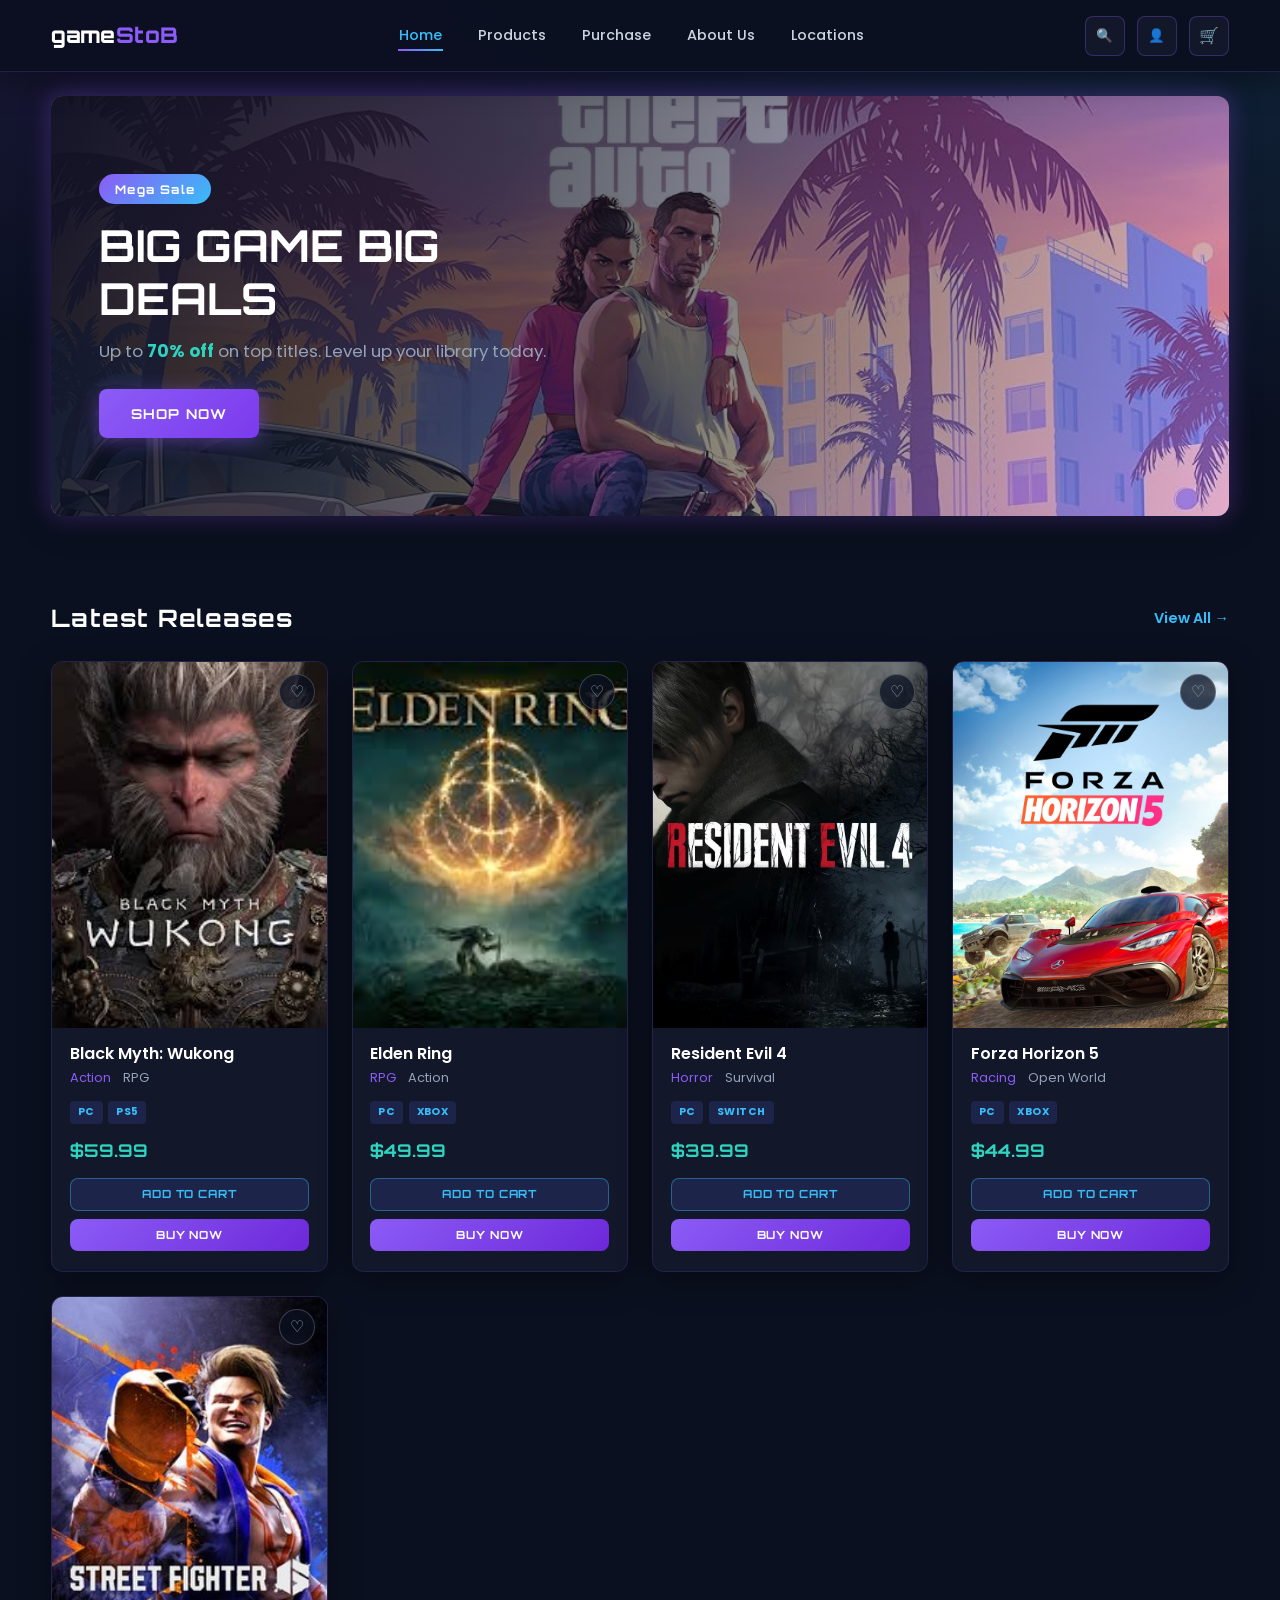
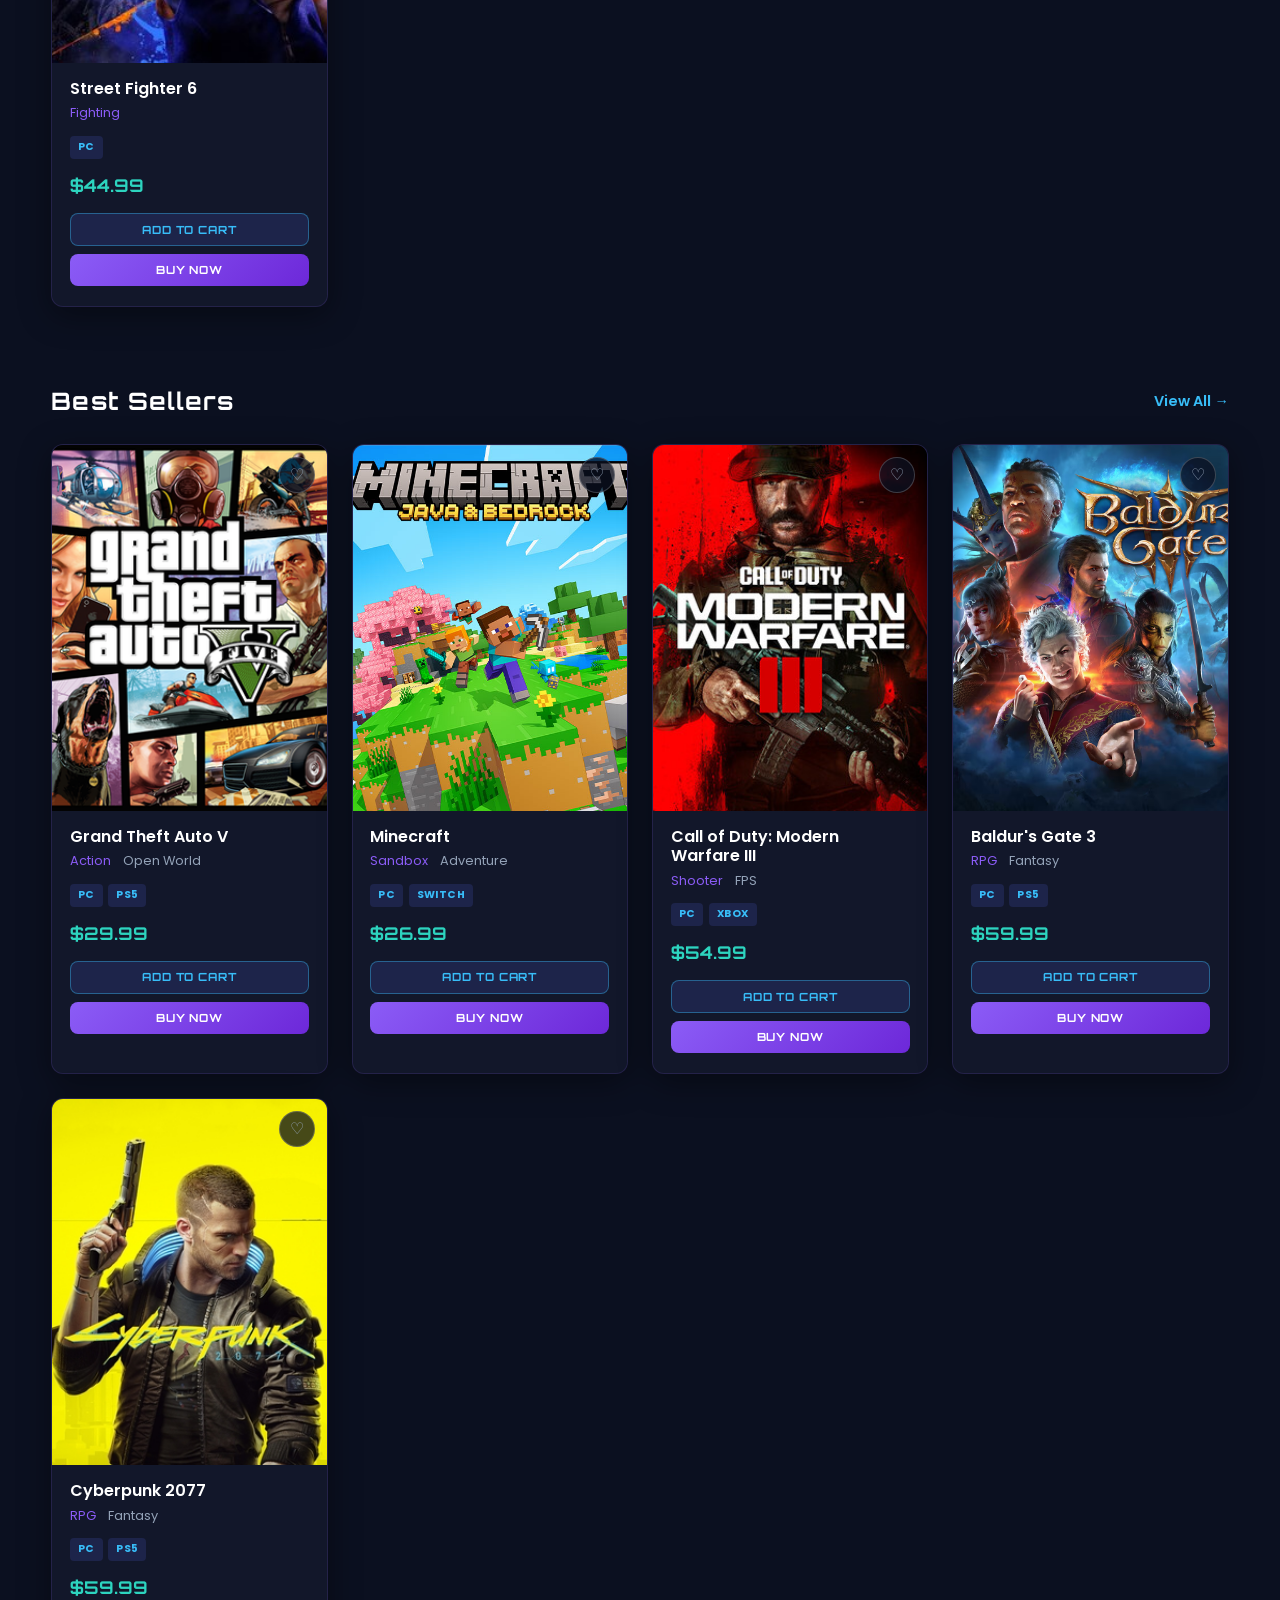
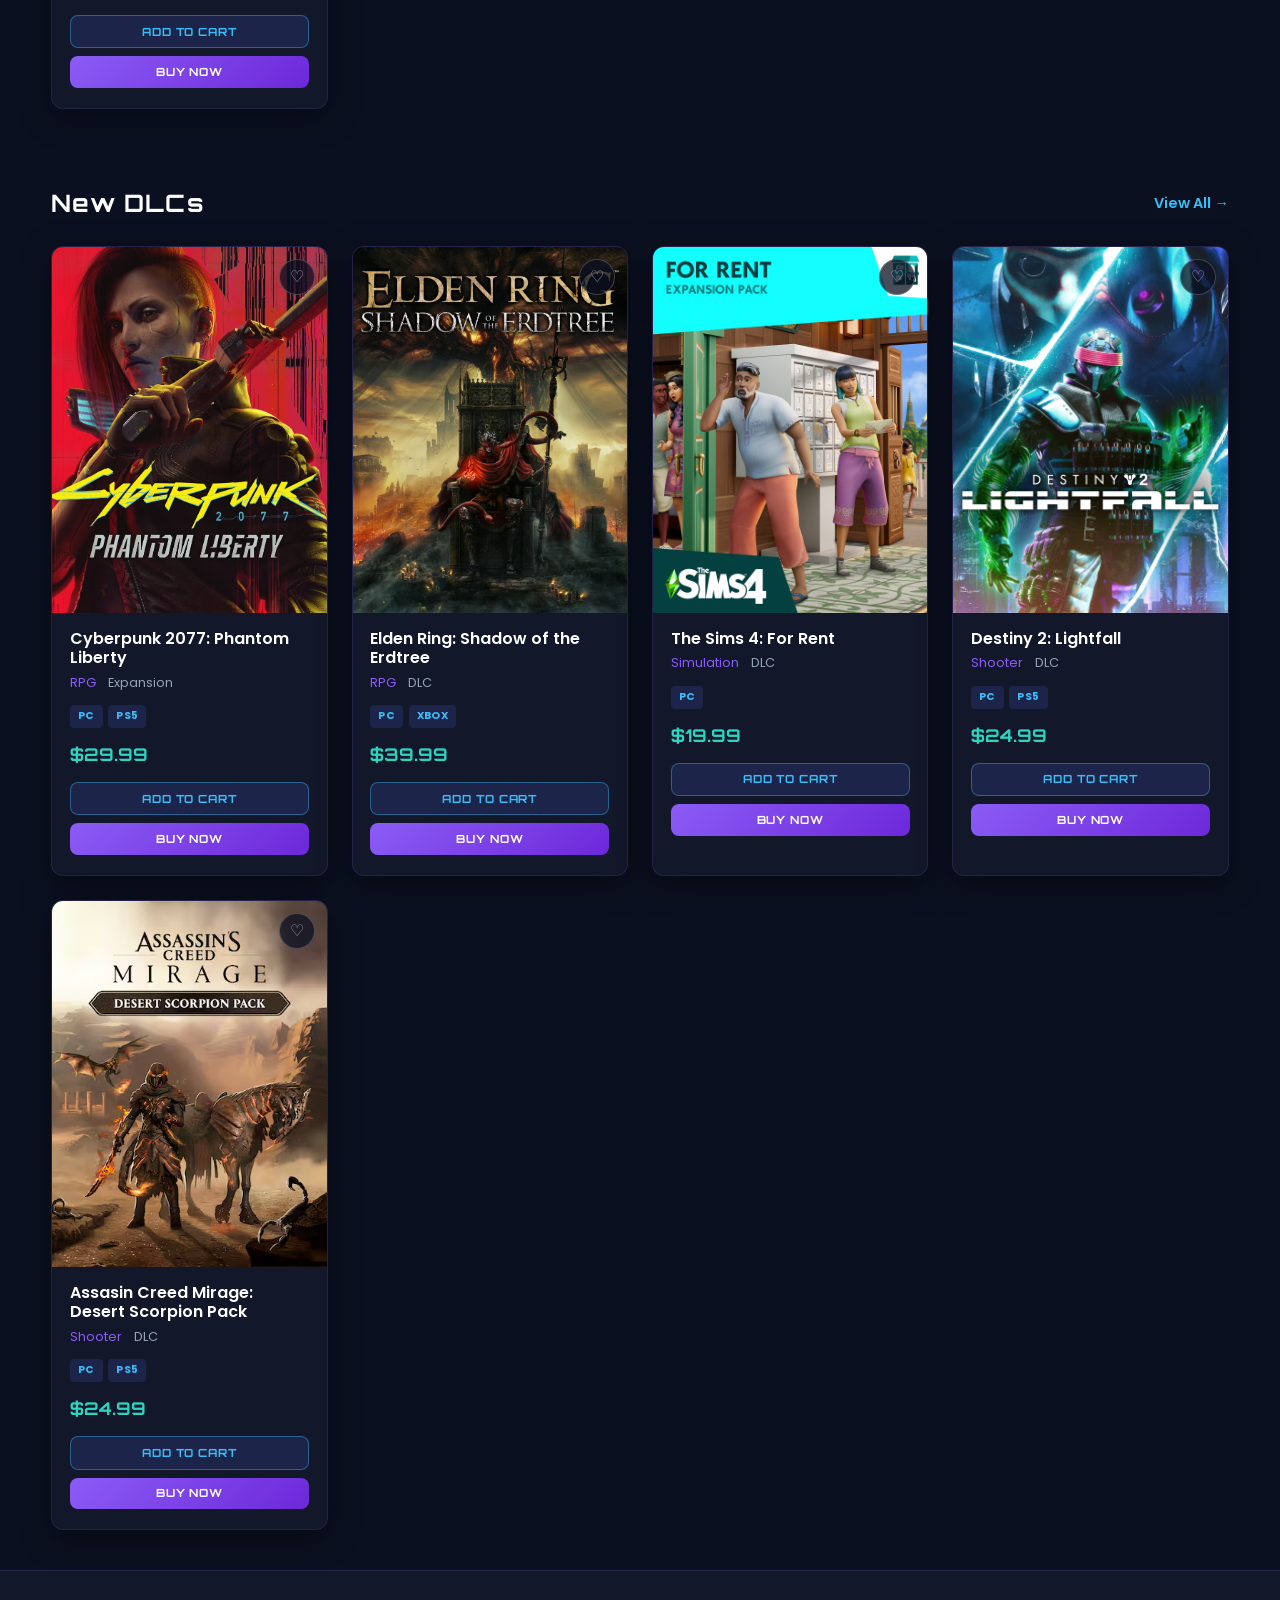
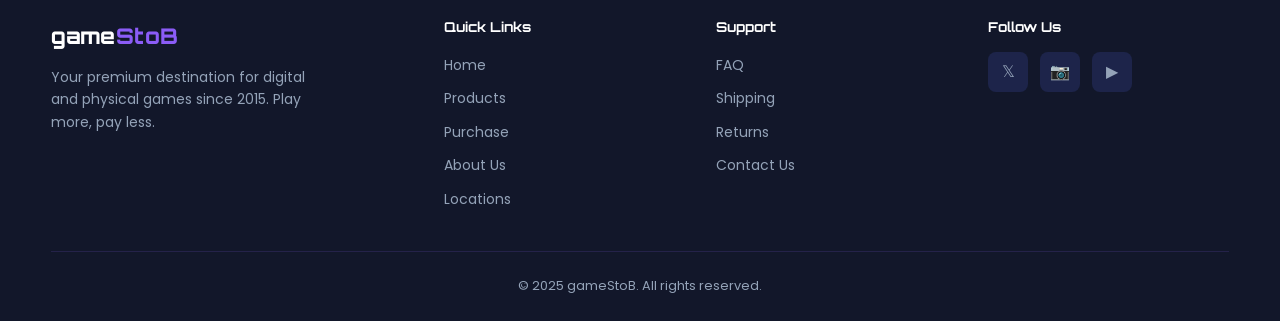
<file: index.html>
<!DOCTYPE html>
<html lang="en">
<head>
  <meta charset="UTF-8">
  <meta name="viewport" content="width=device-width, initial-scale=1.0">
  <meta name="description" content="gameStoB — Premium gaming marketplace. Latest releases, best sellers, and DLCs.">
  <title>gameStoB | Home — Premium Gaming Marketplace</title>
  <link rel="stylesheet" href="css/style.css">
</head>
<body>
  <header class="site-header">
    <div class="container header-inner">
      <a href="index.html" class="logo">game<span>StoB</span></a>
      <nav class="main-nav" id="main-nav" aria-label="Main navigation">
        <a href="index.html">Home</a>
        <a href="pages/products.html">Products</a>
        <a href="pages/purchase.html">Purchase</a>
        <a href="pages/about.html">About Us</a>
        <a href="pages/locations.html">Locations</a>
      </nav>
      <div class="header-actions">
        <button type="button" class="icon-btn" aria-label="Search">🔍</button>
        <button type="button" class="icon-btn" aria-label="Account">👤</button>
        <a href="pages/purchase.html" class="icon-btn cart-badge" aria-label="Cart">🛒</a>
        <button type="button" class="nav-toggle" aria-label="Toggle menu" aria-expanded="false" aria-controls="main-nav">
          <span></span><span></span><span></span>
        </button>
      </div>
    </div>
  </header>

  <main>
    <div class="container">
      <section class="hero" aria-label="Featured promotion">
        <img src="assets\images\gtaVIGede.jpg" alt="Neon gaming environment with futuristic character" class="hero-bg" width="1200" height="500">
        <div class="hero-overlay"></div>
        <div class="hero-content">
          <span class="hero-badge">Mega Sale</span>
          <h1>Big Game Big Deals</h1>
          <p>Up to <strong>70% off</strong> on top titles. Level up your library today.</p>
          <a href="pages/products.html" class="btn btn-primary">Shop Now</a>
        </div>
      </section>

      <section class="section" aria-labelledby="latest-heading">
        <div class="section-header">
          <h2 id="latest-heading">Latest Releases</h2>
          <a href="pages/products.html" class="view-all">View All →</a>
        </div>
        <div class="game-grid">
          <article class="game-card" data-id="black-myth-wukong" data-price="59.99">
            <div class="game-card-image">
              <img src="assets\images\blackWukong.jpg"  width="400" height="500">
              <button type="button" class="wishlist-btn" aria-label="Add to wishlist">♡</button>
            </div>
            <div class="game-card-body">
              <h3>Black Myth: Wukong</h3>
              <div class="game-meta"><span class="genre">Action</span><span>RPG</span></div>
              <div class="platform-badges"><span class="platform-badge">PC</span><span class="platform-badge">PS5</span></div>
              <p class="game-price">$59.99</p>
            </div>
          </article>
          <article class="game-card" data-id="elden-ring" data-price="49.99">
            <div class="game-card-image">
              <img src="assets\images\eldenRing.jpg"  width="400" height="500">
              <button type="button" class="wishlist-btn" aria-label="Add to wishlist">♡</button>
            </div>
            <div class="game-card-body">
              <h3>Elden Ring</h3>
              <div class="game-meta"><span class="genre">RPG</span><span>Action</span></div>
              <div class="platform-badges"><span class="platform-badge">PC</span><span class="platform-badge">Xbox</span></div>
              <p class="game-price">$49.99</p>
            </div>
          </article>
          <article class="game-card" data-id="resident-evil-4" data-price="39.99">
            <div class="game-card-image">
              <img src="assets\images\residentEvil4.avif"  width="400" height="500">
              <button type="button" class="wishlist-btn" aria-label="Add to wishlist">♡</button>
            </div>
            <div class="game-card-body">
              <h3>Resident Evil 4</h3>
              <div class="game-meta"><span class="genre">Horror</span><span>Survival</span></div>
              <div class="platform-badges"><span class="platform-badge">PC</span><span class="platform-badge">Switch</span></div>
              <p class="game-price">$39.99</p>
            </div>
          </article>
          <article class="game-card" data-id="forza-horizon-5" data-price="44.99">
            <div class="game-card-image">
              <img src="assets\images\forza5.9ac09d39-064d-466c-81ca-2f1b6f0b95c5"  width="400" height="500">
              <button type="button" class="wishlist-btn" aria-label="Add to wishlist">♡</button>
            </div>
            <div class="game-card-body">
              <h3>Forza Horizon 5</h3>
              <div class="game-meta"><span class="genre">Racing</span><span>Open World</span></div>
              <div class="platform-badges"><span class="platform-badge">PC</span><span class="platform-badge">Xbox</span></div>
              <p class="game-price">$44.99</p>
            </div>
          </article>
          </article>
          <article class="game-card" data-id="street-fighter-6" data-price="44.99">
            <div class="game-card-image">
              <img src="assets\images\streetFighter.jpg"  width="400" height="500">
              <button type="button" class="wishlist-btn" aria-label="Add to wishlist">♡</button>
            </div>
            <div class="game-card-body">
              <h3>Street Fighter 6</h3>
              <div class="game-meta"><span class="genre">Fighting</span></div>
              <div class="platform-badges"><span class="platform-badge">PC</span></div>
              <p class="game-price">$44.99</p>
            </div>
          </article>
        </div>
      </section>

      <section class="section" aria-labelledby="bestsellers-heading">
        <div class="section-header">
          <h2 id="bestsellers-heading">Best Sellers</h2>
          <a href="pages/products.html" class="view-all">View All →</a>
        </div>
        <div class="game-grid">
          <article class="game-card" data-id="grand-theft-auto-v" data-price="29.99">
            <div class="game-card-image">
              <img src="assets\images\gtaV.png"  width="400" height="500">
              <button type="button" class="wishlist-btn" aria-label="Add to wishlist">♡</button>
            </div>
            <div class="game-card-body">
              <h3>Grand Theft Auto V</h3>
              <div class="game-meta"><span class="genre">Action</span><span>Open World</span></div>
              <div class="platform-badges"><span class="platform-badge">PC</span><span class="platform-badge">PS5</span></div>
              <p class="game-price">$29.99</p>
            </div>
          </article>
          <article class="game-card" data-id="minecraft" data-price="26.99">
            <div class="game-card-image">
              <img src="assets\images\minecraft.jpg" width="400" height="500">
              <button type="button" class="wishlist-btn" aria-label="Add to wishlist">♡</button>
            </div>
            <div class="game-card-body">
              <h3>Minecraft</h3>
              <div class="game-meta"><span class="genre">Sandbox</span><span>Adventure</span></div>
              <div class="platform-badges"><span class="platform-badge">PC</span><span class="platform-badge">Switch</span></div>
              <p class="game-price">$26.99</p>
            </div>
          </article>
          <article class="game-card" data-id="call-of-duty-modern-warfare-iii" data-price="54.99">
            <div class="game-card-image">
              <img src="assets\images\codiii.jpg" alt="Call of Duty: Modern Warfare III cover" width="400" height="500">
              <button type="button" class="wishlist-btn" aria-label="Add to wishlist">♡</button>
            </div>
            <div class="game-card-body">
              <h3>Call of Duty: Modern Warfare III</h3>
              <div class="game-meta"><span class="genre">Shooter</span><span>FPS</span></div>
              <div class="platform-badges"><span class="platform-badge">PC</span><span class="platform-badge">Xbox</span></div>
              <p class="game-price">$54.99</p>
            </div>
          </article>
          <article class="game-card" data-id="baldurs-gate-3" data-price="59.99">
            <div class="game-card-image">
              <img src="assets\images\baldurs.avif"  width="400" height="500">
              <button type="button" class="wishlist-btn" aria-label="Add to wishlist">♡</button>
            </div>
            <div class="game-card-body">
              <h3>Baldur's Gate 3</h3>
              <div class="game-meta"><span class="genre">RPG</span><span>Fantasy</span></div>
              <div class="platform-badges"><span class="platform-badge">PC</span><span class="platform-badge">PS5</span></div>
              <p class="game-price">$59.99</p>
            </div>
          </article>
          <article class="game-card" data-id="cyberpunk-2077" data-price="59.99">
            <div class="game-card-image">
              <img src="assets\images\cyberpunk.jpg"  width="400" height="500">
              <button type="button" class="wishlist-btn" aria-label="Add to wishlist">♡</button>
            </div>
            <div class="game-card-body">
              <h3>Cyberpunk 2077</h3>
              <div class="game-meta"><span class="genre">RPG</span><span>Fantasy</span></div>
              <div class="platform-badges"><span class="platform-badge">PC</span><span class="platform-badge">PS5</span></div>
              <p class="game-price">$59.99</p>
            </div>
          </article>
        </div>
      </section>

      <section class="section" aria-labelledby="dlc-heading">
        <div class="section-header">
          <h2 id="dlc-heading">New DLCs</h2>
          <a href="pages/products.html" class="view-all">View All →</a>
        </div>
        <div class="game-grid">
          <article class="game-card" data-id="cyberpunk-2077-phantom-liberty" data-price="29.99">
            <div class="game-card-image">
              <img src="assets\images\cyberpunkDLC.avif"  width="400" height="500">
              <button type="button" class="wishlist-btn" aria-label="Add to wishlist">♡</button>
            </div>
            <div class="game-card-body">
              <h3>Cyberpunk 2077: Phantom Liberty</h3>
              <div class="game-meta"><span class="genre">RPG</span><span>Expansion</span></div>
              <div class="platform-badges"><span class="platform-badge">PC</span><span class="platform-badge">PS5</span></div>
              <p class="game-price">$29.99</p>
            </div>
          </article>
          <article class="game-card" data-id="elden-ring-shadow-of-the-erdtree" data-price="39.99">
            <div class="game-card-image">
              <img src="assets\images\eldenRingDLC.avif"  width="400" height="500">
              <button type="button" class="wishlist-btn" aria-label="Add to wishlist">♡</button>
            </div>
            <div class="game-card-body">
              <h3>Elden Ring: Shadow of the Erdtree</h3>
              <div class="game-meta"><span class="genre">RPG</span><span>DLC</span></div>
              <div class="platform-badges"><span class="platform-badge">PC</span><span class="platform-badge">Xbox</span></div>
              <p class="game-price">$39.99</p>
            </div>
          </article>
          <article class="game-card" data-id="the-sims-4-for-rent" data-price="19.99">
            <div class="game-card-image">
              <img src="assets\images\thesimsDLC.jpg"  width="400" height="500">
              <button type="button" class="wishlist-btn" aria-label="Add to wishlist">♡</button>
            </div>
            <div class="game-card-body">
              <h3>The Sims 4: For Rent</h3>
              <div class="game-meta"><span class="genre">Simulation</span><span>DLC</span></div>
              <div class="platform-badges"><span class="platform-badge">PC</span></div>
              <p class="game-price">$19.99</p>
            </div>
          </article>
          <article class="game-card" data-id="destiny-2-lightfall" data-price="24.99">
            <div class="game-card-image">
              <img src="assets\images\destiny2DLC.png"  width="400" height="500">
              <button type="button" class="wishlist-btn" aria-label="Add to wishlist">♡</button>
            </div>
            <div class="game-card-body">
              <h3>Destiny 2: Lightfall</h3>
              <div class="game-meta"><span class="genre">Shooter</span><span>DLC</span></div>
              <div class="platform-badges"><span class="platform-badge">PC</span><span class="platform-badge">PS5</span></div>
              <p class="game-price">$24.99</p>
            </div>
          </article>
          <article class="game-card" data-id="assasin-creed-mirage-desert-scorpion-pack" data-price="24.99">
            <div class="game-card-image">
              <img src="assets\images\AssasinCreedDLC.avif"  width="400" height="500">
              <button type="button" class="wishlist-btn" aria-label="Add to wishlist">♡</button>
            </div>
            <div class="game-card-body">
              <h3>Assasin Creed Mirage: Desert Scorpion Pack</h3>
              <div class="game-meta"><span class="genre">Shooter</span><span>DLC</span></div>
              <div class="platform-badges"><span class="platform-badge">PC</span><span class="platform-badge">PS5</span></div>
              <p class="game-price">$24.99</p>
            </div>
          </article>
        </div>
      </section>
    </div>
  </main>

  <footer class="site-footer">
    <div class="container">
      <div class="footer-grid">
        <div class="footer-brand">
          <a href="index.html" class="logo">game<span>StoB</span></a>
          <p>Your premium destination for digital and physical games since 2015. Play more, pay less.</p>
        </div>
        <div class="footer-col">
          <h4>Quick Links</h4>
          <ul>
            <li><a href="index.html">Home</a></li>
            <li><a href="pages/products.html">Products</a></li>
            <li><a href="pages/purchase.html">Purchase</a></li>
            <li><a href="pages/about.html">About Us</a></li>
            <li><a href="pages/locations.html">Locations</a></li>
          </ul>
        </div>
        <div class="footer-col">
          <h4>Support</h4>
          <ul>
            <li><a href="#">FAQ</a></li>
            <li><a href="#">Shipping</a></li>
            <li><a href="#">Returns</a></li>
            <li><a href="#">Contact Us</a></li>
          </ul>
        </div>
        <div class="footer-col">
          <h4>Follow Us</h4>
          <div class="social-links">
            <a href="#" aria-label="Twitter">𝕏</a>
            <a href="#" aria-label="Instagram">📷</a>
            <a href="#" aria-label="YouTube">▶</a>
          </div>
        </div>
      </div>
      <div class="footer-bottom">
        <p>&copy; 2025 gameStoB. All rights reserved.</p>
      </div>
    </div>
  </footer>

  <script src="js/script.js"></script>
</body>
</html>
</file>
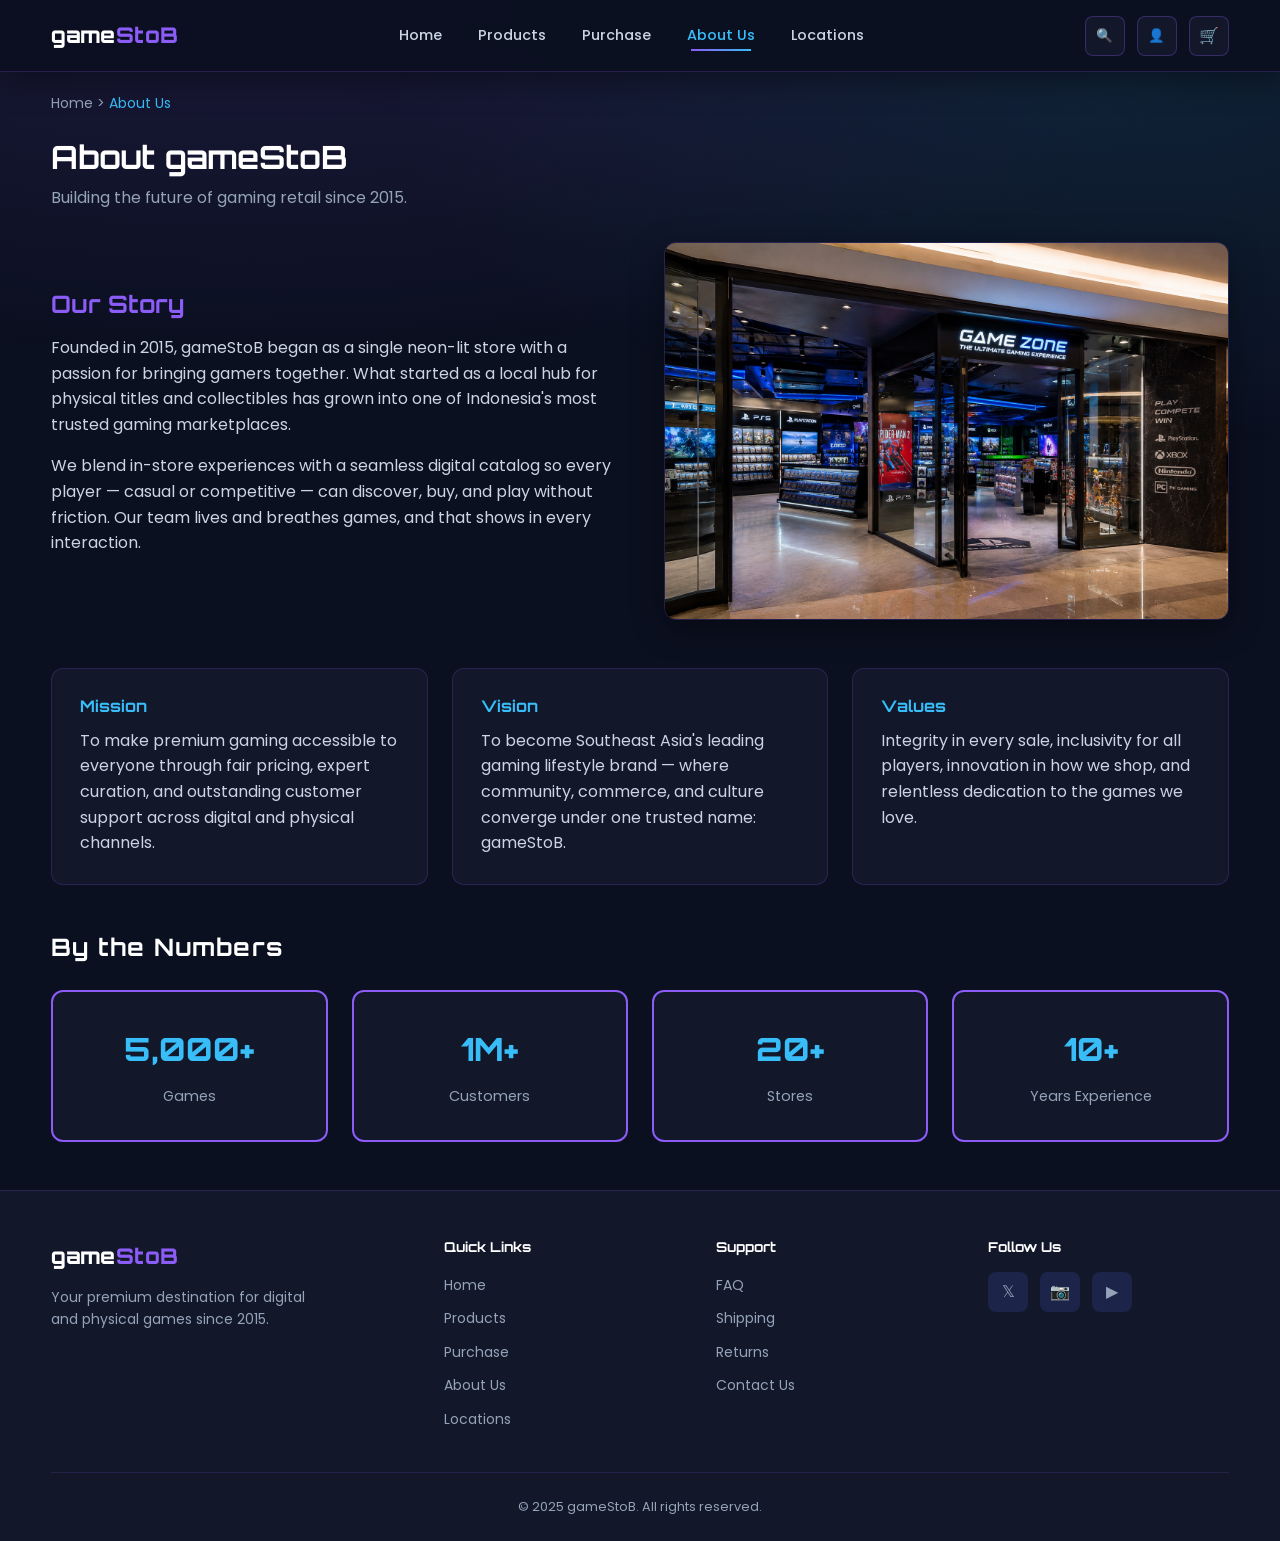
<file: pages/about.html>
<!DOCTYPE html>
<html lang="en">
<head>
  <meta charset="UTF-8">
  <meta name="viewport" content="width=device-width, initial-scale=1.0">
  <meta name="description" content="Learn about gameStoB — our story, mission, vision, and impact.">
  <title>gameStoB | About Us</title>
  <link rel="stylesheet" href="../css/style.css">
</head>
<body>
  <header class="site-header">
    <div class="container header-inner">
      <a href="../index.html" class="logo">game<span>StoB</span></a>
      <nav class="main-nav" id="main-nav" aria-label="Main navigation">
        <a href="../index.html">Home</a>
        <a href="products.html">Products</a>
        <a href="purchase.html">Purchase</a>
        <a href="about.html">About Us</a>
        <a href="locations.html">Locations</a>
      </nav>
      <div class="header-actions">
        <button type="button" class="icon-btn" aria-label="Search">🔍</button>
        <button type="button" class="icon-btn" aria-label="Account">👤</button>
        <a href="purchase.html" class="icon-btn cart-badge" aria-label="Cart">🛒</a>
        <button type="button" class="nav-toggle" aria-label="Toggle menu" aria-expanded="false" aria-controls="main-nav">
          <span></span><span></span><span></span>
        </button>
      </div>
    </div>
  </header>

  <main>
    <div class="container">
      <nav class="breadcrumbs" aria-label="Breadcrumb">
        <a href="../index.html">Home</a> &gt; <span>About Us</span>
      </nav>

      <div class="page-title">
        <h1>About gameStoB</h1>
        <p>Building the future of gaming retail since 2015.</p>
      </div>

      <section class="about-grid" aria-labelledby="story-heading">
        <div class="about-text">
          <h2 id="story-heading">Our Story</h2>
          <p>Founded in 2015, gameStoB began as a single neon-lit store with a passion for bringing gamers together. What started as a local hub for physical titles and collectibles has grown into one of Indonesia's most trusted gaming marketplaces.</p>
          <p>We blend in-store experiences with a seamless digital catalog so every player — casual or competitive — can discover, buy, and play without friction. Our team lives and breathes games, and that shows in every interaction.</p>
        </div>
        <img src="../assets\images\tokogameGenerateAI.png" width="600" height="400">
      </section>

      <section class="mvv-grid" aria-label="Mission, vision, values">
        <article class="mvv-card">
          <h3>Mission</h3>
          <p>To make premium gaming accessible to everyone through fair pricing, expert curation, and outstanding customer support across digital and physical channels.</p>
        </article>
        <article class="mvv-card">
          <h3>Vision</h3>
          <p>To become Southeast Asia's leading gaming lifestyle brand — where community, commerce, and culture converge under one trusted name: gameStoB.</p>
        </article>
        <article class="mvv-card">
          <h3>Values</h3>
          <p>Integrity in every sale, inclusivity for all players, innovation in how we shop, and relentless dedication to the games we love.</p>
        </article>
      </section>

      <section aria-labelledby="stats-heading">
        <div class="section-header">
          <h2 id="stats-heading">By the Numbers</h2>
        </div>
        <div class="stats-grid">
          <div class="stat-card">
            <span class="number">5,000+</span>
            <span class="label">Games</span>
          </div>
          <div class="stat-card">
            <span class="number">1M+</span>
            <span class="label">Customers</span>
          </div>
          <div class="stat-card">
            <span class="number">20+</span>
            <span class="label">Stores</span>
          </div>
          <div class="stat-card">
            <span class="number">10+</span>
            <span class="label">Years Experience</span>
          </div>
        </div>
      </section>
    </div>
  </main>

  <footer class="site-footer">
    <div class="container">
      <div class="footer-grid">
        <div class="footer-brand">
          <a href="../index.html" class="logo">game<span>StoB</span></a>
          <p>Your premium destination for digital and physical games since 2015.</p>
        </div>
        <div class="footer-col">
          <h4>Quick Links</h4>
          <ul>
            <li><a href="../index.html">Home</a></li>
            <li><a href="products.html">Products</a></li>
            <li><a href="purchase.html">Purchase</a></li>
            <li><a href="about.html">About Us</a></li>
            <li><a href="locations.html">Locations</a></li>
          </ul>
        </div>
        <div class="footer-col">
          <h4>Support</h4>
          <ul>
            <li><a href="#">FAQ</a></li>
            <li><a href="#">Shipping</a></li>
            <li><a href="#">Returns</a></li>
            <li><a href="#">Contact Us</a></li>
          </ul>
        </div>
        <div class="footer-col">
          <h4>Follow Us</h4>
          <div class="social-links">
            <a href="#" aria-label="Twitter">𝕏</a>
            <a href="#" aria-label="Instagram">📷</a>
            <a href="#" aria-label="YouTube">▶</a>
          </div>
        </div>
      </div>
      <div class="footer-bottom">
        <p>&copy; 2025 gameStoB. All rights reserved.</p>
      </div>
    </div>
  </footer>

  <script src="../js/script.js"></script>
</body>
</html>
</file>
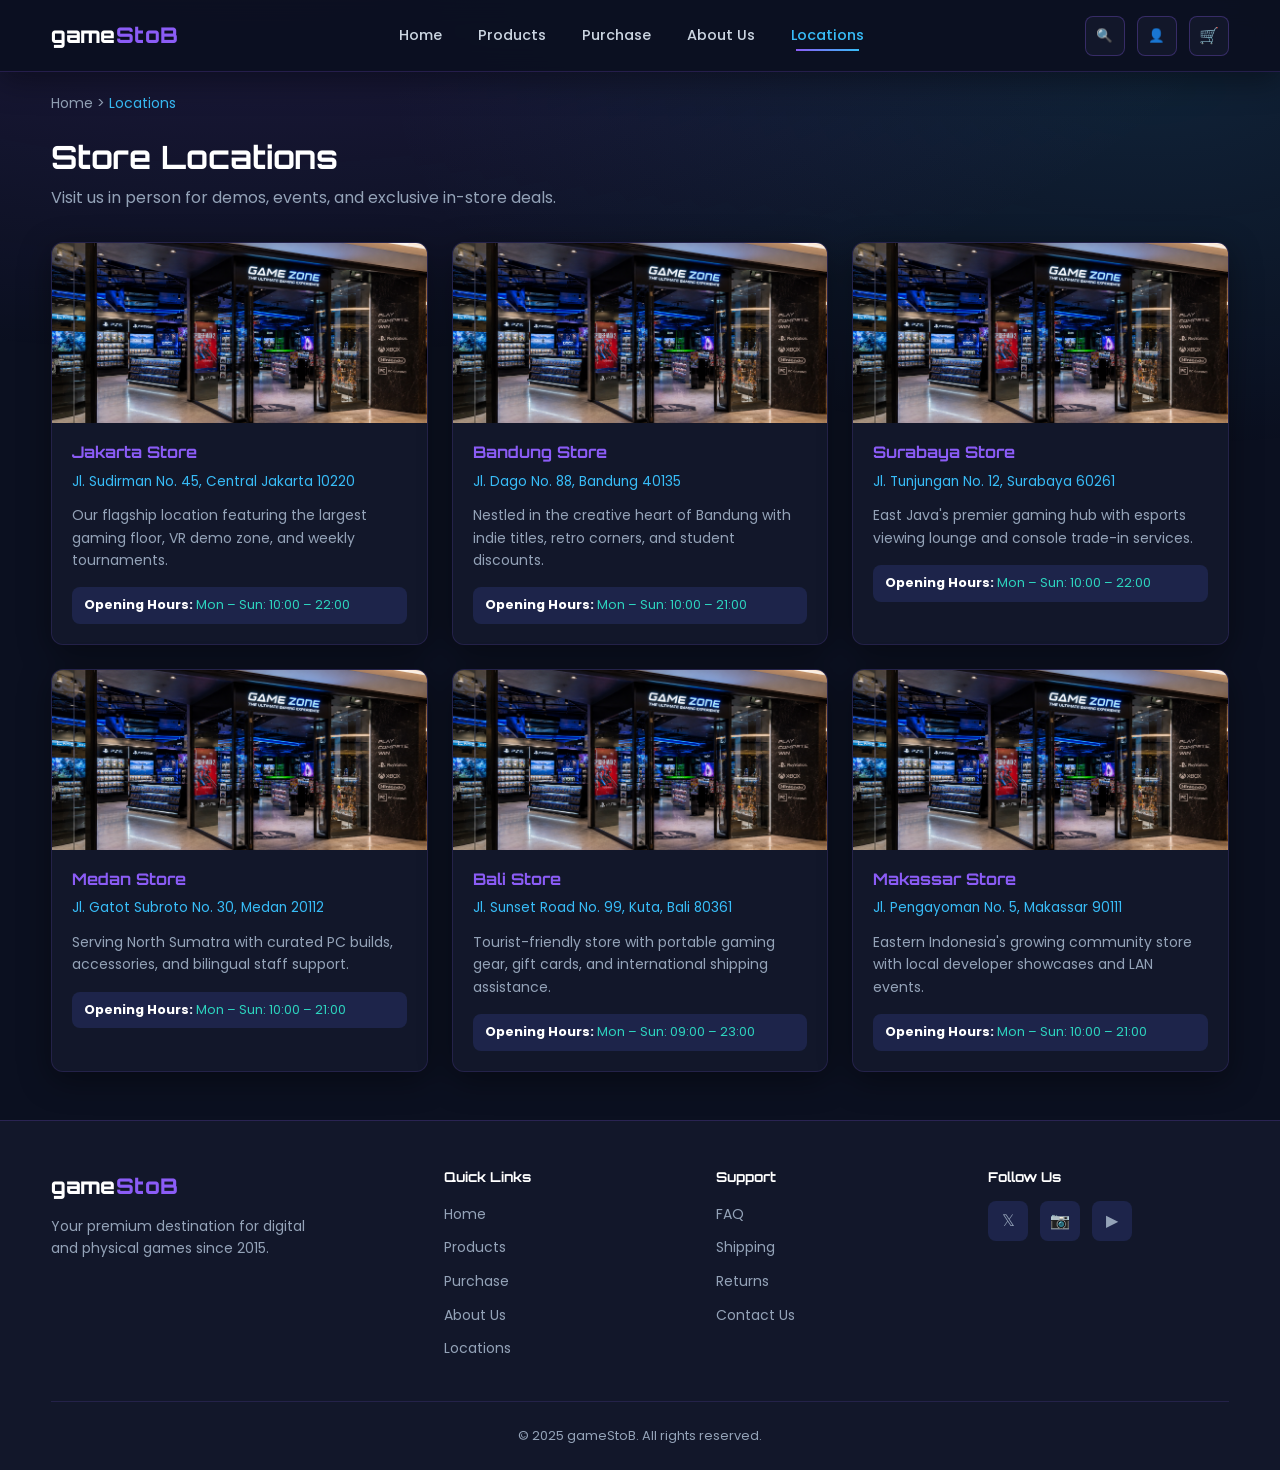
<file: pages/locations.html>
<!DOCTYPE html>
<html lang="en">
<head>
  <meta charset="UTF-8">
  <meta name="viewport" content="width=device-width, initial-scale=1.0">
  <meta name="description" content="Find gameStoB stores across Indonesia — Jakarta, Bandung, Surabaya, and more.">
  <title>gameStoB | Locations</title>
  <link rel="stylesheet" href="../css/style.css">
</head>
<body>
  <header class="site-header">
    <div class="container header-inner">
      <a href="../index.html" class="logo">game<span>StoB</span></a>
      <nav class="main-nav" id="main-nav" aria-label="Main navigation">
        <a href="../index.html">Home</a>
        <a href="products.html">Products</a>
        <a href="purchase.html">Purchase</a>
        <a href="about.html">About Us</a>
        <a href="locations.html">Locations</a>
      </nav>
      <div class="header-actions">
        <button type="button" class="icon-btn" aria-label="Search">🔍</button>
        <button type="button" class="icon-btn" aria-label="Account">👤</button>
        <a href="purchase.html" class="icon-btn cart-badge" aria-label="Cart">🛒</a>
        <button type="button" class="nav-toggle" aria-label="Toggle menu" aria-expanded="false" aria-controls="main-nav">
          <span></span><span></span><span></span>
        </button>
      </div>
    </div>
  </header>

  <main>
    <div class="container">
      <nav class="breadcrumbs" aria-label="Breadcrumb">
        <a href="../index.html">Home</a> &gt; <span>Locations</span>
      </nav>

      <div class="page-title">
        <h1>Store Locations</h1>
        <p>Visit us in person for demos, events, and exclusive in-store deals.</p>
      </div>

      <div class="locations-grid">
        <article class="store-card">
          <img src="../assets\images\tokogameGenerateAI.png" alt="Jakarta Store interior" width="400" height="180">
          <div class="store-card-body">
            <h3>Jakarta Store</h3>
            <p class="address">Jl. Sudirman No. 45, Central Jakarta 10220</p>
            <p class="description">Our flagship location featuring the largest gaming floor, VR demo zone, and weekly tournaments.</p>
            <p class="hours"><strong>Opening Hours:</strong> Mon – Sun: 10:00 – 22:00</p>
          </div>
        </article>

        <article class="store-card">
          <img src="../assets\images\tokogameGenerateAI.png" alt="Bandung Store interior" width="400" height="180">
          <div class="store-card-body">
            <h3>Bandung Store</h3>
            <p class="address">Jl. Dago No. 88, Bandung 40135</p>
            <p class="description">Nestled in the creative heart of Bandung with indie titles, retro corners, and student discounts.</p>
            <p class="hours"><strong>Opening Hours:</strong> Mon – Sun: 10:00 – 21:00</p>
          </div>
        </article>

        <article class="store-card">
          <img src="../assets\images\tokogameGenerateAI.png" alt="Surabaya Store interior" width="400" height="180">
          <div class="store-card-body">
            <h3>Surabaya Store</h3>
            <p class="address">Jl. Tunjungan No. 12, Surabaya 60261</p>
            <p class="description">East Java's premier gaming hub with esports viewing lounge and console trade-in services.</p>
            <p class="hours"><strong>Opening Hours:</strong> Mon – Sun: 10:00 – 22:00</p>
          </div>
        </article>

        <article class="store-card">
          <img src="../assets\images\tokogameGenerateAI.png" alt="Medan Store interior" width="400" height="180">
          <div class="store-card-body">
            <h3>Medan Store</h3>
            <p class="address">Jl. Gatot Subroto No. 30, Medan 20112</p>
            <p class="description">Serving North Sumatra with curated PC builds, accessories, and bilingual staff support.</p>
            <p class="hours"><strong>Opening Hours:</strong> Mon – Sun: 10:00 – 21:00</p>
          </div>
        </article>

        <article class="store-card">
          <img src="../assets\images\tokogameGenerateAI.png" alt="Bali Store interior" width="400" height="180">
          <div class="store-card-body">
            <h3>Bali Store</h3>
            <p class="address">Jl. Sunset Road No. 99, Kuta, Bali 80361</p>
            <p class="description">Tourist-friendly store with portable gaming gear, gift cards, and international shipping assistance.</p>
            <p class="hours"><strong>Opening Hours:</strong> Mon – Sun: 09:00 – 23:00</p>
          </div>
        </article>

        <article class="store-card">
          <img src="../assets\images\tokogameGenerateAI.png" alt="Makassar Store interior" width="400" height="180">
          <div class="store-card-body">
            <h3>Makassar Store</h3>
            <p class="address">Jl. Pengayoman No. 5, Makassar 90111</p>
            <p class="description">Eastern Indonesia's growing community store with local developer showcases and LAN events.</p>
            <p class="hours"><strong>Opening Hours:</strong> Mon – Sun: 10:00 – 21:00</p>
          </div>
        </article>
      </div>
    </div>
  </main>

  <footer class="site-footer">
    <div class="container">
      <div class="footer-grid">
        <div class="footer-brand">
          <a href="../index.html" class="logo">game<span>StoB</span></a>
          <p>Your premium destination for digital and physical games since 2015.</p>
        </div>
        <div class="footer-col">
          <h4>Quick Links</h4>
          <ul>
            <li><a href="../index.html">Home</a></li>
            <li><a href="products.html">Products</a></li>
            <li><a href="purchase.html">Purchase</a></li>
            <li><a href="about.html">About Us</a></li>
            <li><a href="locations.html">Locations</a></li>
          </ul>
        </div>
        <div class="footer-col">
          <h4>Support</h4>
          <ul>
            <li><a href="#">FAQ</a></li>
            <li><a href="#">Shipping</a></li>
            <li><a href="#">Returns</a></li>
            <li><a href="#">Contact Us</a></li>
          </ul>
        </div>
        <div class="footer-col">
          <h4>Follow Us</h4>
          <div class="social-links">
            <a href="#" aria-label="Twitter">𝕏</a>
            <a href="#" aria-label="Instagram">📷</a>
            <a href="#" aria-label="YouTube">▶</a>
          </div>
        </div>
      </div>
      <div class="footer-bottom">
        <p>&copy; 2025 gameStoB. All rights reserved.</p>
      </div>
    </div>
  </footer>

  <script src="../js/script.js"></script>
</body>
</html>
</file>
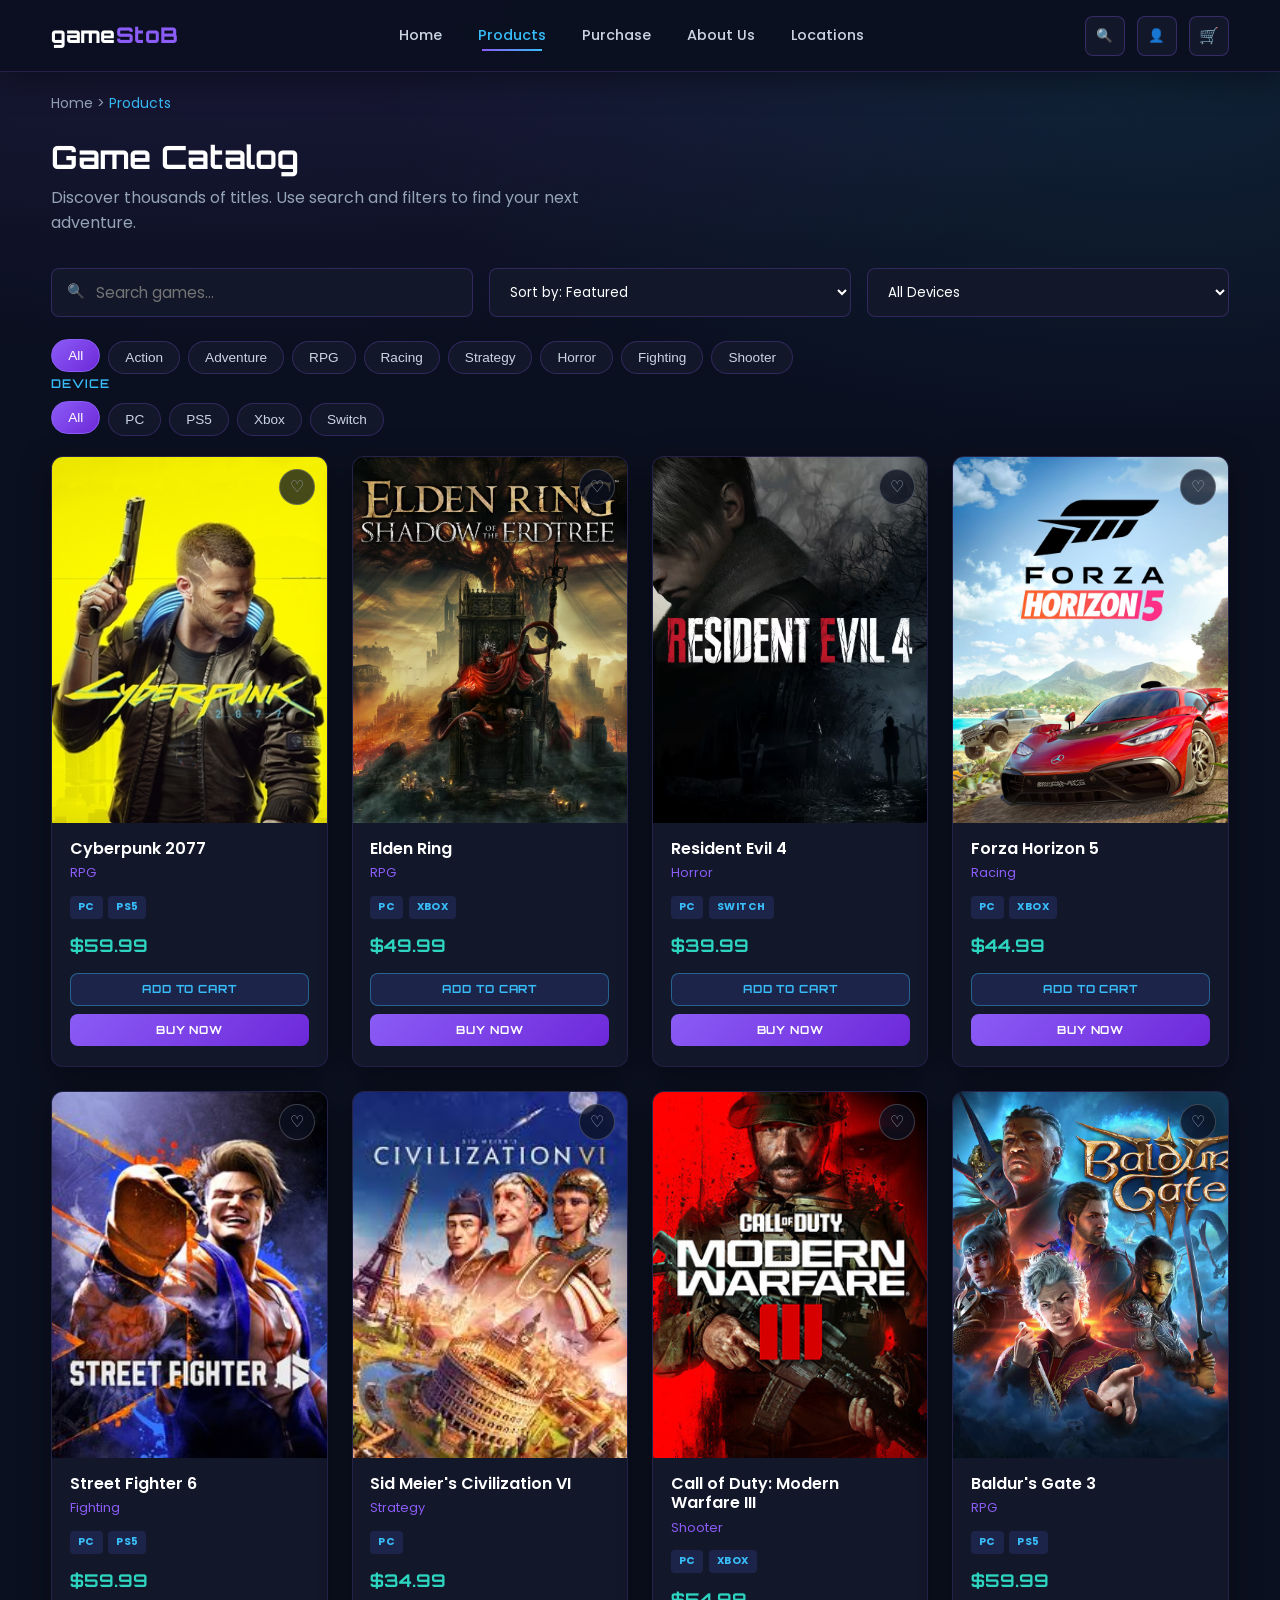
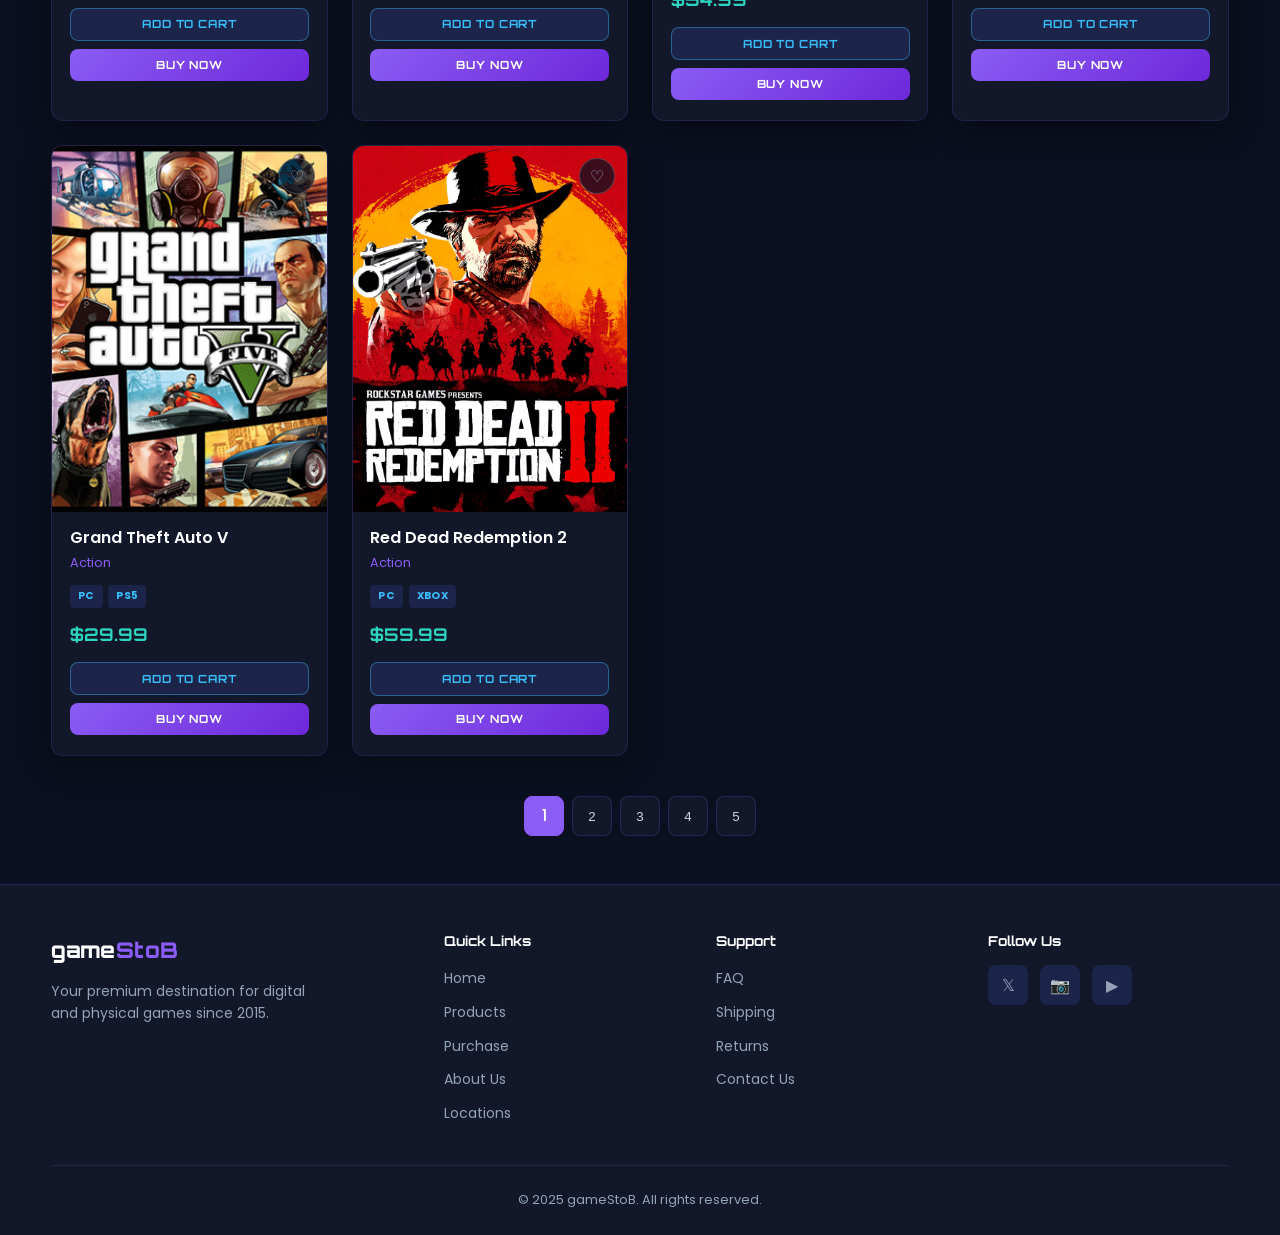
<file: pages/products.html>
<!DOCTYPE html>
<html lang="en">
<head>
  <meta charset="UTF-8">
  <meta name="viewport" content="width=device-width, initial-scale=1.0">
  <meta name="description" content="Browse the full gameStoB catalog — filter by genre, search, and sort.">
  <title>gameStoB | Products</title>
  <link rel="stylesheet" href="../css/style.css">
</head>
<body>
  <header class="site-header">
    <div class="container header-inner">
      <a href="../index.html" class="logo">game<span>StoB</span></a>
      <nav class="main-nav" id="main-nav" aria-label="Main navigation">
        <a href="../index.html">Home</a>
        <a href="products.html">Products</a>
        <a href="purchase.html">Purchase</a>
        <a href="about.html">About Us</a>
        <a href="locations.html">Locations</a>
      </nav>
      <div class="header-actions">
        <button type="button" class="icon-btn" aria-label="Search">🔍</button>
        <button type="button" class="icon-btn" aria-label="Account">👤</button>
        <a href="purchase.html" class="icon-btn cart-badge" aria-label="Cart">🛒</a>
        <button type="button" class="nav-toggle" aria-label="Toggle menu" aria-expanded="false" aria-controls="main-nav">
          <span></span><span></span><span></span>
        </button>
      </div>
    </div>
  </header>

  <main>
    <div class="container">
      <nav class="breadcrumbs" aria-label="Breadcrumb">
        <a href="../index.html">Home</a> &gt; <span>Products</span>
      </nav>

      <div class="page-title">
        <h1>Game Catalog</h1>
        <p>Discover thousands of titles. Use search and filters to find your next adventure.</p>
      </div>

      <div class="products-layout products-layout-single">
        <div class="products-main">
          <div class="products-toolbar">
            <div class="search-box">
              <input type="search" id="product-search" placeholder="Search games..." aria-label="Search games">
            </div>
            <select id="sort-select" class="sort-select" aria-label="Sort products">
              <option value="default">Sort by: Featured</option>
              <option value="price-low">Price: Low to High</option>
              <option value="price-high">Price: High to Low</option>
              <option value="name">Name: A–Z</option>
            </select>
            <select id="device-select" class="sort-select" aria-label="Filter by device">
              <option value="all">All Devices</option>
              <option value="pc">PC</option>
              <option value="ps5">PlayStation 5</option>
              <option value="xbox">Xbox</option>
              <option value="switch">Nintendo Switch</option>
            </select>
          </div>

          <div class="category-filters" role="group" aria-label="Category filters">
            <button type="button" class="filter-btn active" data-filter="all">All</button>
            <button type="button" class="filter-btn" data-filter="action">Action</button>
            <button type="button" class="filter-btn" data-filter="adventure">Adventure</button>
            <button type="button" class="filter-btn" data-filter="rpg">RPG</button>
            <button type="button" class="filter-btn" data-filter="racing">Racing</button>
            <button type="button" class="filter-btn" data-filter="strategy">Strategy</button>
            <button type="button" class="filter-btn" data-filter="horror">Horror</button>
            <button type="button" class="filter-btn" data-filter="fighting">Fighting</button>
            <button type="button" class="filter-btn" data-filter="shooter">Shooter</button>
          </div>
          <div class="filter-section">
            <p class="filter-section-label">Device</p>
            <div class="device-filters" role="group" aria-label="Device filters">
              <button type="button" class="filter-btn device-btn active" data-device="all">All</button>
              <button type="button" class="filter-btn device-btn" data-device="pc">PC</button>
              <button type="button" class="filter-btn device-btn" data-device="ps5">PS5</button>
              <button type="button" class="filter-btn device-btn" data-device="xbox">Xbox</button>
              <button type="button" class="filter-btn device-btn" data-device="switch">Switch</button>
            </div>
          </div>

          <div class="game-grid" id="products-grid">
            <p class="no-results" id="no-results">No games match your search. Try a different keyword or category.</p>

            <article class="game-card" data-id="cyberpunk-2077" data-category="rpg" data-platform="pc ps5" data-price="59.99">
              <div class="game-card-image">
                <img src="../assets\images\cyberpunk.jpg" alt="Cyberpunk 2077" width="400" height="500">
                <button type="button" class="wishlist-btn" aria-label="Wishlist">♡</button>
              </div>
              <div class="game-card-body">
                <h3>Cyberpunk 2077</h3>
                <div class="game-meta"><span class="genre">RPG</span></div>
                <div class="platform-badges"><span class="platform-badge">PC</span><span class="platform-badge">PS5</span></div>
                <p class="game-price">$59.99</p>
              </div>
            </article>

            <article class="game-card" data-id="elden-ring" data-category="rpg" data-platform="pc xbox" data-price="49.99">
              <div class="game-card-image">
                <img src="../assets\images\eldenRingDLC.avif"  width="400" height="500">
                <button type="button" class="wishlist-btn" aria-label="Wishlist">♡</button>
              </div>
              <div class="game-card-body">
                <h3>Elden Ring</h3>
                <div class="game-meta"><span class="genre">RPG</span></div>
                <div class="platform-badges"><span class="platform-badge">PC</span><span class="platform-badge">Xbox</span></div>
                <p class="game-price">$49.99</p>
              </div>
            </article>

            <article class="game-card" data-id="resident-evil-4" data-category="horror" data-platform="pc switch" data-price="39.99">
              <div class="game-card-image">
                <img src="../assets\images\residentEvil4.avif"  width="400" height="500">
                <button type="button" class="wishlist-btn" aria-label="Wishlist">♡</button>
              </div>
              <div class="game-card-body">
                <h3>Resident Evil 4</h3>
                <div class="game-meta"><span class="genre">Horror</span></div>
                <div class="platform-badges"><span class="platform-badge">PC</span><span class="platform-badge">Switch</span></div>
                <p class="game-price">$39.99</p>
              </div>
            </article>

            <article class="game-card" data-id="forza-horizon-5" data-category="racing" data-platform="pc xbox" data-price="44.99">
              <div class="game-card-image">
                <img src="../assets\images\forza5.9ac09d39-064d-466c-81ca-2f1b6f0b95c5"  width="400" height="500">
                <button type="button" class="wishlist-btn" aria-label="Wishlist">♡</button>
              </div>
              <div class="game-card-body">
                <h3>Forza Horizon 5</h3>
                <div class="game-meta"><span class="genre">Racing</span></div>
                <div class="platform-badges"><span class="platform-badge">PC</span><span class="platform-badge">Xbox</span></div>
                <p class="game-price">$44.99</p>
              </div>
            </article>

             <article class="game-card" data-id="street-fighter-6" data-category="fighting" data-platform="pc ps5" data-price="59.99">
              <div class="game-card-image">
                <img src="../assets\images\streetFighter.jpg" width="400" height="500">
                <button type="button" class="wishlist-btn" aria-label="Wishlist">♡</button>
              </div>
              <div class="game-card-body">
                <h3>Street Fighter 6</h3>
                <div class="game-meta"><span class="genre">Fighting</span></div>
                <div class="platform-badges"><span class="platform-badge">PC</span><span class="platform-badge">PS5</span></div>
                <p class="game-price">$59.99</p>
              </div>
            </article>

            <article class="game-card" data-id="civilization-vi" data-category="strategy" data-price="34.99">
              <div class="game-card-image">
                <img src="../assets\images\sidmiers.jpg" alt="Sid Meier's Civilization VI" width="400" height="500">
                <button type="button" class="wishlist-btn" aria-label="Wishlist">♡</button>
              </div>
              <div class="game-card-body">
                <h3>Sid Meier's Civilization VI</h3>
                <div class="game-meta"><span class="genre">Strategy</span></div>
                <div class="platform-badges"><span class="platform-badge">PC</span></div>
                <p class="game-price">$34.99</p>
              </div>
            </article>

            <article class="game-card" data-id="call-of-duty-modern-warfare-iii" data-category="shooter" data-price="54.99">
              <div class="game-card-image">
                <img src="../assets\images\codiii.jpg"  width="400" height="500">
                <button type="button" class="wishlist-btn" aria-label="Wishlist">♡</button>
              </div>
              <div class="game-card-body">
                <h3>Call of Duty: Modern Warfare III</h3>
                <div class="game-meta"><span class="genre">Shooter</span></div>
                <div class="platform-badges"><span class="platform-badge">PC</span><span class="platform-badge">Xbox</span></div>
                <p class="game-price">$54.99</p>
              </div>
            </article>

            <article class="game-card" data-id="baldurs-gate-3" data-category="rpg" data-price="59.99">
              <div class="game-card-image">
                <img src="../assets\images\baldurs.avif"  width="400" height="500">
                <button type="button" class="wishlist-btn" aria-label="Wishlist">♡</button>
              </div>
              <div class="game-card-body">
                <h3>Baldur's Gate 3</h3>
                <div class="game-meta"><span class="genre">RPG</span></div>
                <div class="platform-badges"><span class="platform-badge">PC</span><span class="platform-badge">PS5</span></div>
                <p class="game-price">$59.99</p>
              </div>
            </article>

            <article class="game-card" data-id="grand-theft-auto-v" data-category="action" data-price="29.99">
              <div class="game-card-image">
                <img src="../assets\images\gtaV.png"  width="400" height="500">
                <button type="button" class="wishlist-btn" aria-label="Wishlist">♡</button>
              </div>
              <div class="game-card-body">
                <h3>Grand Theft Auto V</h3>
                <div class="game-meta"><span class="genre">Action</span></div>
                <div class="platform-badges"><span class="platform-badge">PC</span><span class="platform-badge">PS5</span></div>
                <p class="game-price">$29.99</p>
              </div>
            </article>

            <article class="game-card" data-id="red-dead-redemption-2" data-category="action" data-price="59.99">
              <div class="game-card-image">
                <img src="../assets\images\rdr2.avif" alt="Red Dead Redemption 2" width="400" height="500">
                <button type="button" class="wishlist-btn" aria-label="Wishlist">♡</button>
              </div>
              <div class="game-card-body">
                <h3>Red Dead Redemption 2</h3>
                <div class="game-meta"><span class="genre">Action</span></div>
                <div class="platform-badges"><span class="platform-badge">PC</span><span class="platform-badge">Xbox</span></div>
                <p class="game-price">$59.99</p>
              </div>
            </article>

            
          </div>

          <nav class="pagination" aria-label="Pagination">
            <span class="active" aria-current="page">1</span>
            <button type="button">2</button>
            <button type="button">3</button>
            <button type="button">4</button>
            <button type="button">5</button>
          </nav>
        </div>
      </div>
    </div>
  </main>

  <footer class="site-footer">
    <div class="container">
      <div class="footer-grid">
        <div class="footer-brand">
          <a href="../index.html" class="logo">game<span>StoB</span></a>
          <p>Your premium destination for digital and physical games since 2015.</p>
        </div>
        <div class="footer-col">
          <h4>Quick Links</h4>
          <ul>
            <li><a href="../index.html">Home</a></li>
            <li><a href="products.html">Products</a></li>
            <li><a href="purchase.html">Purchase</a></li>
            <li><a href="about.html">About Us</a></li>
            <li><a href="locations.html">Locations</a></li>
          </ul>
        </div>
        <div class="footer-col">
          <h4>Support</h4>
          <ul>
            <li><a href="#">FAQ</a></li>
            <li><a href="#">Shipping</a></li>
            <li><a href="#">Returns</a></li>
            <li><a href="#">Contact Us</a></li>
          </ul>
        </div>
        <div class="footer-col">
          <h4>Follow Us</h4>
          <div class="social-links">
            <a href="#" aria-label="Twitter">𝕏</a>
            <a href="#" aria-label="Instagram">📷</a>
            <a href="#" aria-label="YouTube">▶</a>
          </div>
        </div>
      </div>
      <div class="footer-bottom">
        <p>&copy; 2025 gameStoB. All rights reserved.</p>
      </div>
    </div>
  </footer>

  <script src="../js/script.js"></script>
</body>
</html>
</file>
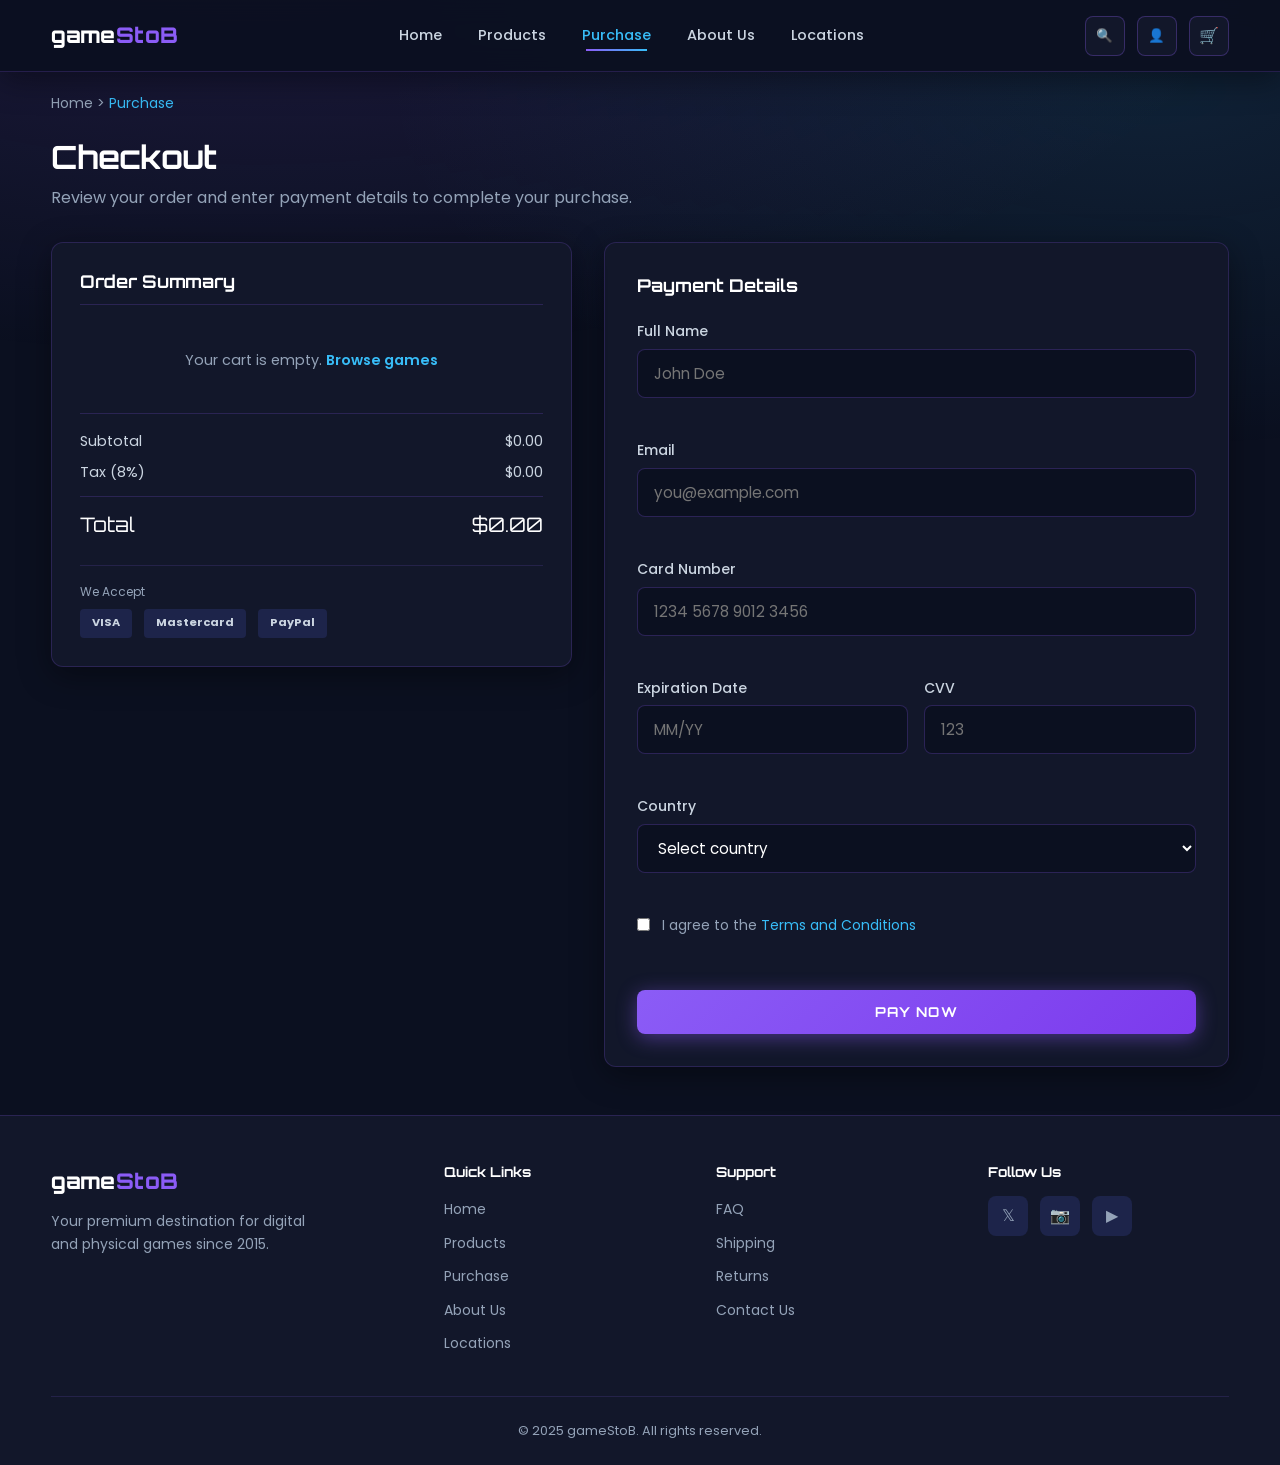
<file: pages/purchase.html>
<!DOCTYPE html>
<html lang="en">
<head>
  <meta charset="UTF-8">
  <meta name="viewport" content="width=device-width, initial-scale=1.0">
  <meta name="description" content="Complete your gameStoB purchase securely.">
  <title>gameStoB | Purchase</title>
  <link rel="stylesheet" href="../css/style.css">
</head>
<body>
  <header class="site-header">
    <div class="container header-inner">
      <a href="../index.html" class="logo">game<span>StoB</span></a>
      <nav class="main-nav" id="main-nav" aria-label="Main navigation">
        <a href="../index.html">Home</a>
        <a href="products.html">Products</a>
        <a href="purchase.html">Purchase</a>
        <a href="about.html">About Us</a>
        <a href="locations.html">Locations</a>
      </nav>
      <div class="header-actions">
        <button type="button" class="icon-btn" aria-label="Search">🔍</button>
        <button type="button" class="icon-btn" aria-label="Account">👤</button>
        <a href="purchase.html" class="icon-btn cart-badge" aria-label="Cart">🛒</a>
        <button type="button" class="nav-toggle" aria-label="Toggle menu" aria-expanded="false" aria-controls="main-nav">
          <span></span><span></span><span></span>
        </button>
      </div>
    </div>
  </header>

  <main>
    <div class="container">
      <nav class="breadcrumbs" aria-label="Breadcrumb">
        <a href="../index.html">Home</a> &gt; <span>Purchase</span>
      </nav>

      <div class="page-title">
        <h1>Checkout</h1>
        <p>Review your order and enter payment details to complete your purchase.</p>
      </div>

      <div class="purchase-layout">
        <aside class="order-summary" aria-label="Order summary">
          <h2>Order Summary</h2>
          <div id="cart-items-list" aria-live="polite"></div>
          <div class="order-totals">
            <div class="row"><span>Subtotal</span><span id="cart-subtotal">$0.00</span></div>
            <div class="row"><span>Tax (8%)</span><span id="cart-tax">$0.00</span></div>
            <div class="row total"><span>Total</span><span id="cart-total">$0.00</span></div>
          </div>
          <div class="payment-logos">
            <span>We Accept</span>
            <div class="payment-icons">
              <span class="pay-icon">VISA</span>
              <span class="pay-icon">Mastercard</span>
              <span class="pay-icon">PayPal</span>
            </div>
          </div>
        </aside>

        <section class="payment-card" aria-label="Payment details">
          <h2>Payment Details</h2>
          <form id="purchase-form" novalidate>
            <div class="form-group">
              <label for="fullName">Full Name</label>
              <input type="text" id="fullName" name="fullName" autocomplete="name" placeholder="John Doe">
              <span class="error-msg" aria-live="polite"></span>
            </div>

            <div class="form-group">
              <label for="email">Email</label>
              <input type="email" id="email" name="email" autocomplete="email" placeholder="you@example.com">
              <span class="error-msg" aria-live="polite"></span>
            </div>

            <div class="form-group">
              <label for="cardNumber">Card Number</label>
              <input type="text" id="cardNumber" name="cardNumber" inputmode="numeric" maxlength="19" placeholder="1234 5678 9012 3456" autocomplete="cc-number">
              <span class="error-msg" aria-live="polite"></span>
            </div>

            <div class="form-row">
              <div class="form-group">
                <label for="expiration">Expiration Date</label>
                <input type="text" id="expiration" name="expiration" placeholder="MM/YY" maxlength="5" inputmode="numeric" autocomplete="cc-exp">
                <span class="error-msg" aria-live="polite"></span>
              </div>
              <div class="form-group">
                <label for="cvv">CVV</label>
                <input type="text" id="cvv" name="cvv" inputmode="numeric" maxlength="3" placeholder="123" autocomplete="cc-csc">
                <span class="error-msg" aria-live="polite"></span>
              </div>
            </div>

            <div class="form-group">
              <label for="country">Country</label>
              <select id="country" name="country" autocomplete="country-name">
                <option value="">Select country</option>
                <option value="ID">Indonesia</option>
                <option value="US">United States</option>
                <option value="GB">United Kingdom</option>
                <option value="JP">Japan</option>
                <option value="SG">Singapore</option>
                <option value="AU">Australia</option>
              </select>
              <span class="error-msg" aria-live="polite"></span>
            </div>

            <div class="checkbox-group">
              <input type="checkbox" id="terms" name="terms">
              <label for="terms">I agree to the <a href="#">Terms and Conditions</a></label>
              <span class="error-msg" aria-live="polite"></span>
            </div>

            <button type="submit" class="btn btn-primary btn-block">Pay Now</button>
          </form>
        </section>
      </div>
    </div>
  </main>

  <div class="popup-overlay" id="success-popup" role="dialog" aria-modal="true" aria-labelledby="popup-title">
    <div class="popup">
      <div class="popup-icon" aria-hidden="true">✓</div>
      <h3 id="popup-title">Payment Successful!</h3>
      <p>Thank you for your purchase. Your order has been confirmed and a receipt will be sent to your email.</p>
      <button type="button" class="btn btn-primary" id="popup-close">Continue Shopping</button>
    </div>
  </div>

  <footer class="site-footer">
    <div class="container">
      <div class="footer-grid">
        <div class="footer-brand">
          <a href="../index.html" class="logo">game<span>StoB</span></a>
          <p>Your premium destination for digital and physical games since 2015.</p>
        </div>
        <div class="footer-col">
          <h4>Quick Links</h4>
          <ul>
            <li><a href="../index.html">Home</a></li>
            <li><a href="products.html">Products</a></li>
            <li><a href="purchase.html">Purchase</a></li>
            <li><a href="about.html">About Us</a></li>
            <li><a href="locations.html">Locations</a></li>
          </ul>
        </div>
        <div class="footer-col">
          <h4>Support</h4>
          <ul>
            <li><a href="#">FAQ</a></li>
            <li><a href="#">Shipping</a></li>
            <li><a href="#">Returns</a></li>
            <li><a href="#">Contact Us</a></li>
          </ul>
        </div>
        <div class="footer-col">
          <h4>Follow Us</h4>
          <div class="social-links">
            <a href="#" aria-label="Twitter">𝕏</a>
            <a href="#" aria-label="Instagram">📷</a>
            <a href="#" aria-label="YouTube">▶</a>
          </div>
        </div>
      </div>
      <div class="footer-bottom">
        <p>&copy; 2025 gameStoB. All rights reserved.</p>
      </div>
    </div>
  </footer>

  <script src="../js/script.js"></script>
</body>
</html>
</file>
<file: css/style.css>
/* gameStoB — Premium Gaming Marketplace */
@import url('https://fonts.googleapis.com/css2?family=Orbitron:wght@500;600;700;800&family=Poppins:wght@300;400;500;600;700&display=swap');

:root {
  --bg-dark: #0b1020;
  --bg-card: #12172a;
  --bg-elevated: #1d244a;
  --purple: #8b5cf6;
  --purple-glow: rgba(139, 92, 246, 0.45);
  --blue: #38bdf8;
  --cyan: #2dd4bf;
  --white: #ffffff;
  --text-muted: #94a3b8;
  --text-body: #cbd5e1;
  --radius: 12px;
  --radius-sm: 8px;
  --header-h: 72px;
  --transition: 0.3s ease;
  --shadow: 0 8px 32px rgba(0, 0, 0, 0.4);
  --shadow-glow: 0 0 24px var(--purple-glow);
}

*,
*::before,
*::after {
  box-sizing: border-box;
  margin: 0;
  padding: 0;
}

html {
  scroll-behavior: smooth;
}

body {
  font-family: 'Poppins', sans-serif;
  background: var(--bg-dark);
  color: var(--text-body);
  line-height: 1.6;
  min-height: 100vh;
  display: flex;
  flex-direction: column;
  overflow-x: hidden;
}

body::before {
  content: '';
  position: fixed;
  inset: 0;
  background:
    radial-gradient(ellipse 80% 50% at 20% -10%, rgba(139, 92, 246, 0.15), transparent),
    radial-gradient(ellipse 60% 40% at 90% 10%, rgba(56, 189, 248, 0.1), transparent);
  pointer-events: none;
  z-index: -1;
}

img {
  max-width: 100%;
  height: auto;
  display: block;
}

a {
  color: inherit;
  text-decoration: none;
  transition: color var(--transition);
}

a:hover {
  color: var(--blue);
}

h1, h2, h3, h4 {
  font-family: 'Orbitron', sans-serif;
  color: var(--white);
  line-height: 1.2;
}

ul {
  list-style: none;
}

.container {
  width: min(1200px, 92%);
  margin: 0 auto;
  min-width: 0;
}

/* ========== HEADER ========== */
.site-header {
  position: sticky;
  top: 0;
  z-index: 1000;
  height: var(--header-h);
  background: rgba(11, 16, 32, 0.92);
  backdrop-filter: blur(12px);
  border-bottom: 1px solid rgba(139, 92, 246, 0.2);
  box-shadow: var(--shadow);
}

.header-inner {
  display: flex;
  align-items: center;
  justify-content: space-between;
  height: 100%;
  gap: 1rem;
}

.logo {
  font-family: 'Orbitron', sans-serif;
  font-size: 1.35rem;
  font-weight: 800;
  color: var(--white);
  letter-spacing: 0.02em;
  transition: transform var(--transition), text-shadow var(--transition);
}

.logo span {
  color: var(--purple);
}

.logo:hover {
  transform: scale(1.03);
  text-shadow: 0 0 20px var(--purple-glow);
  color: var(--white);
}

.main-nav {
  display: flex;
  align-items: center;
  gap: 0.25rem;
}

.main-nav a {
  padding: 0.5rem 1rem;
  font-size: 0.9rem;
  font-weight: 500;
  border-radius: var(--radius-sm);
  position: relative;
}

.main-nav a::after {
  content: '';
  position: absolute;
  bottom: 0.25rem;
  left: 50%;
  width: 0;
  height: 2px;
  background: linear-gradient(90deg, var(--purple), var(--blue));
  transition: width var(--transition), left var(--transition);
}

.main-nav a:hover::after,
.main-nav a.active::after {
  width: 60%;
  left: 20%;
}

.main-nav a.active {
  color: var(--blue);
}

.header-actions {
  display: flex;
  align-items: center;
  gap: 0.75rem;
}

.icon-btn {
  width: 40px;
  height: 40px;
  display: flex;
  align-items: center;
  justify-content: center;
  border: 1px solid rgba(139, 92, 246, 0.3);
  border-radius: var(--radius-sm);
  background: var(--bg-card);
  color: var(--text-body);
  cursor: pointer;
  transition: transform var(--transition), border-color var(--transition), box-shadow var(--transition);
}

.icon-btn:hover {
  transform: translateY(-2px);
  border-color: var(--purple);
  box-shadow: var(--shadow-glow);
  color: var(--white);
}

.cart-badge {
  position: relative;
}

.cart-badge::after {
  content: attr(data-count);
  position: absolute;
  top: -4px;
  right: -4px;
  min-width: 18px;
  height: 18px;
  padding: 0 4px;
  font-size: 0.65rem;
  font-weight: 700;
  background: var(--purple);
  color: var(--white);
  border-radius: 50%;
  display: flex;
  align-items: center;
  justify-content: center;
  animation: pulse 2s infinite;
}

.cart-badge[data-count="0"]::after,
.cart-badge:not([data-count])::after {
  display: none;
}

@keyframes pulse {
  0%, 100% { transform: scale(1); }
  50% { transform: scale(1.1); }
}

.nav-toggle {
  display: none;
  flex-direction: column;
  gap: 5px;
  width: 40px;
  height: 40px;
  padding: 8px;
  background: var(--bg-card);
  border: 1px solid rgba(139, 92, 246, 0.3);
  border-radius: var(--radius-sm);
  cursor: pointer;
}

.nav-toggle span {
  display: block;
  height: 2px;
  background: var(--white);
  border-radius: 2px;
  transition: transform var(--transition), opacity var(--transition);
}

.nav-toggle.open span:nth-child(1) {
  transform: translateY(7px) rotate(45deg);
}

.nav-toggle.open span:nth-child(2) {
  opacity: 0;
}

.nav-toggle.open span:nth-child(3) {
  transform: translateY(-7px) rotate(-45deg);
}

/* ========== MAIN ========== */
main {
  flex: 1;
}

/* ========== HERO ========== */
.hero {
  position: relative;
  margin: 1.5rem auto 3rem;
  border-radius: var(--radius);
  overflow: hidden;
  min-height: 420px;
  display: flex;
  align-items: center;
  box-shadow: var(--shadow), var(--shadow-glow);
  animation: fadeInUp 0.8s ease;
}

@keyframes fadeInUp {
  from {
    opacity: 0;
    transform: translateY(24px);
  }
  to {
    opacity: 1;
    transform: translateY(0);
  }
}

.hero-bg {
  position: absolute;
  inset: 0;
  object-fit: cover;
  width: 100%;
  height: 100%;
}

.hero-overlay {
  position: absolute;
  inset: 0;
  background: linear-gradient(105deg, rgba(11, 16, 32, 0.95) 0%, rgba(11, 16, 32, 0.6) 45%, rgba(139, 92, 246, 0.25) 100%);
}

.hero-content {
  position: relative;
  z-index: 1;
  padding: 3rem;
  max-width: 560px;
}

.hero-badge {
  display: inline-block;
  padding: 0.35rem 1rem;
  background: linear-gradient(135deg, var(--purple), var(--blue));
  color: var(--white);
  font-family: 'Orbitron', sans-serif;
  font-size: 0.75rem;
  font-weight: 700;
  letter-spacing: 0.1em;
  border-radius: 999px;
  margin-bottom: 1rem;
  animation: glow 2s ease-in-out infinite alternate;
}

@keyframes glow {
  from { box-shadow: 0 0 12px var(--purple-glow); }
  to { box-shadow: 0 0 24px rgba(56, 189, 248, 0.5); }
}

.hero h1 {
  font-size: clamp(1.75rem, 4vw, 2.75rem);
  margin-bottom: 0.75rem;
  text-transform: uppercase;
}

.hero p {
  font-size: 1.05rem;
  color: var(--text-muted);
  margin-bottom: 1.5rem;
}

.hero p strong {
  color: var(--cyan);
}

/* ========== BUTTONS ========== */
.btn {
  display: inline-flex;
  align-items: center;
  justify-content: center;
  gap: 0.5rem;
  padding: 0.85rem 2rem;
  font-family: 'Orbitron', sans-serif;
  font-size: 0.85rem;
  font-weight: 700;
  letter-spacing: 0.08em;
  text-transform: uppercase;
  border: none;
  border-radius: var(--radius-sm);
  cursor: pointer;
  transition: transform var(--transition), box-shadow var(--transition), background var(--transition);
}

.btn-primary {
  background: linear-gradient(135deg, var(--purple), #7c3aed);
  color: var(--white);
  box-shadow: 0 4px 20px var(--purple-glow);
}

.btn-primary:hover {
  transform: translateY(-3px) scale(1.02);
  box-shadow: 0 8px 32px var(--purple-glow);
  color: var(--white);
}

.btn-outline {
  background: transparent;
  border: 2px solid var(--purple);
  color: var(--purple);
}

.btn-outline:hover {
  background: var(--purple);
  color: var(--white);
  transform: translateY(-2px);
}

.btn-block {
  width: 100%;
}

/* ========== SECTIONS ========== */
.section {
  padding: 2.5rem 0;
}

.section-header {
  display: flex;
  align-items: center;
  justify-content: space-between;
  margin-bottom: 1.75rem;
  flex-wrap: wrap;
  gap: 1rem;
}

.section-header h2 {
  font-size: clamp(1.25rem, 2.5vw, 1.5rem);
  letter-spacing: 0.05em;
}

.view-all {
  font-size: 0.9rem;
  font-weight: 600;
  color: var(--blue);
}

.view-all:hover {
  color: var(--purple);
}

/* ========== GAME CARDS ========== */
.game-grid {
  display: grid;
  grid-template-columns: repeat(auto-fill, minmax(min(100%, 220px), 1fr));
  gap: 1.5rem;
  width: 100%;
  min-width: 0;
}

#products-grid {
  width: 100%;
  min-width: 0;
}

.game-card {
  background: var(--bg-card);
  border-radius: var(--radius);
  overflow: hidden;
  border: 1px solid rgba(139, 92, 246, 0.15);
  box-shadow: var(--shadow);
  transition: transform var(--transition), box-shadow var(--transition), border-color var(--transition);
  position: relative;
  width: 100%;
  min-width: 0;
}

.game-card:hover {
  transform: translateY(-8px);
  border-color: rgba(139, 92, 246, 0.5);
  box-shadow: var(--shadow), var(--shadow-glow);
}

.game-card-image {
  position: relative;
  aspect-ratio: 3 / 4;
  overflow: hidden;
}

.game-card-image img {
  width: 100%;
  height: 100%;
  object-fit: cover;
  transition: transform 0.5s ease;
}

.game-card:hover .game-card-image img {
  transform: scale(1.08);
}

.wishlist-btn {
  position: absolute;
  top: 0.75rem;
  right: 0.75rem;
  width: 36px;
  height: 36px;
  border-radius: 50%;
  background: rgba(11, 16, 32, 0.75);
  border: 1px solid rgba(255, 255, 255, 0.2);
  color: var(--text-muted);
  cursor: pointer;
  display: flex;
  align-items: center;
  justify-content: center;
  font-size: 1rem;
  transition: color var(--transition), background var(--transition), transform var(--transition);
}

.wishlist-btn:hover {
  color: #f472b6;
  background: rgba(11, 16, 32, 0.9);
  transform: scale(1.1);
}

.game-card-body {
  padding: 1rem 1.1rem 1.25rem;
}

.game-card-body h3 {
  font-family: 'Poppins', sans-serif;
  font-size: 1rem;
  font-weight: 600;
  margin-bottom: 0.35rem;
  color: var(--white);
  word-wrap: break-word;
  overflow-wrap: break-word;
}

.game-meta {
  display: flex;
  flex-wrap: wrap;
  gap: 0.35rem 0.75rem;
  font-size: 0.8rem;
  color: var(--text-muted);
  margin-bottom: 0.75rem;
}

.game-meta .genre {
  color: var(--purple);
}

.platform-badges {
  display: flex;
  gap: 0.35rem;
  flex-wrap: wrap;
  margin-bottom: 0.75rem;
}

.platform-badge {
  font-size: 0.65rem;
  font-weight: 700;
  padding: 0.2rem 0.5rem;
  background: var(--bg-elevated);
  color: var(--blue);
  border-radius: 4px;
  text-transform: uppercase;
  letter-spacing: 0.04em;
}

.game-price {
  font-family: 'Orbitron', sans-serif;
  font-size: 1.1rem;
  font-weight: 700;
  color: var(--cyan);
  margin-bottom: 0.85rem;
}

.card-actions {
  display: flex;
  flex-direction: column;
  gap: 0.5rem;
}

.card-actions .btn {
  padding: 0.55rem 0.75rem;
  font-size: 0.7rem;
  width: 100%;
}

.btn-cart {
  background: var(--bg-elevated);
  border: 1px solid rgba(56, 189, 248, 0.4);
  color: var(--blue);
}

.btn-cart:hover {
  background: rgba(56, 189, 248, 0.15);
  border-color: var(--blue);
  color: var(--white);
  transform: translateY(-2px);
}

.btn-buy {
  background: linear-gradient(135deg, var(--purple), #6d28d9);
  color: var(--white);
  border: none;
}

.btn-buy:hover {
  transform: translateY(-2px);
  box-shadow: 0 4px 16px var(--purple-glow);
  color: var(--white);
}

.cart-toast {
  position: fixed;
  bottom: 1.5rem;
  right: 1.5rem;
  padding: 0.85rem 1.25rem;
  background: var(--bg-card);
  border: 1px solid var(--purple);
  border-radius: var(--radius-sm);
  color: var(--white);
  font-size: 0.9rem;
  box-shadow: var(--shadow-glow);
  z-index: 1500;
  opacity: 0;
  transform: translateY(12px);
  transition: opacity var(--transition), transform var(--transition);
  pointer-events: none;
}

.cart-toast.visible {
  opacity: 1;
  transform: translateY(0);
}

#cart-items-list {
  display: flex;
  flex-direction: column;
  gap: 1rem;
  margin-bottom: 1rem;
  max-height: 360px;
  overflow-y: auto;
  overflow-x: hidden;
}

.cart-line-item {
  display: flex;
  gap: 0.75rem;
  align-items: flex-start;
  padding-bottom: 1rem;
  border-bottom: 1px solid rgba(139, 92, 246, 0.15);
  width: 100%;
  min-width: 0;
}

.cart-line-item:last-child {
  border-bottom: none;
  padding-bottom: 0;
}

.cart-thumb {
  flex-shrink: 0;
  width: 64px;
  height: 80px;
  border-radius: var(--radius-sm);
  background: var(--bg-elevated);
  border: 1px solid rgba(139, 92, 246, 0.2);
  overflow: hidden;
  display: flex;
  align-items: center;
  justify-content: center;
}

.cart-thumb img {
  width: 100%;
  height: 100%;
  max-width: none;
  object-fit: contain;
  object-position: center;
}

.cart-line-details {
  flex: 1;
  min-width: 0;
  overflow: hidden;
}

.cart-line-details h3 {
  font-family: 'Poppins', sans-serif;
  font-size: 0.9rem;
  margin-bottom: 0.25rem;
  word-wrap: break-word;
  overflow-wrap: break-word;
  hyphens: auto;
}

.cart-line-details .line-price {
  color: var(--cyan);
  font-size: 0.85rem;
  font-weight: 600;
}

.cart-qty-controls {
  display: flex;
  align-items: center;
  gap: 0.5rem;
  margin-top: 0.5rem;
}

.qty-btn {
  width: 28px;
  height: 28px;
  display: flex;
  align-items: center;
  justify-content: center;
  background: var(--bg-elevated);
  border: 1px solid rgba(139, 92, 246, 0.35);
  border-radius: var(--radius-sm);
  color: var(--white);
  font-size: 1rem;
  cursor: pointer;
  transition: background var(--transition), border-color var(--transition);
}

.qty-btn:hover {
  background: var(--purple);
  border-color: var(--purple);
}

.qty-btn.remove-btn:hover {
  background: #dc2626;
  border-color: #dc2626;
}

.cart-qty-value {
  min-width: 1.5rem;
  text-align: center;
  font-weight: 600;
  font-size: 0.9rem;
}

.cart-empty {
  text-align: center;
  padding: 1.5rem 1rem;
  color: var(--text-muted);
  font-size: 0.9rem;
}

.cart-empty a {
  color: var(--blue);
  font-weight: 600;
}

/* ========== BREADCRUMBS ========== */
.breadcrumbs {
  padding: 1.25rem 0 0.5rem;
  font-size: 0.875rem;
  color: var(--text-muted);
}

.breadcrumbs a:hover {
  color: var(--purple);
}

.breadcrumbs span {
  color: var(--blue);
}

/* ========== PAGE TITLE ========== */
.page-title {
  padding: 1rem 0 2rem;
}

.page-title h1 {
  font-size: clamp(1.5rem, 3vw, 2rem);
  margin-bottom: 0.5rem;
}

.page-title p {
  color: var(--text-muted);
  max-width: 600px;
}

/* ========== PRODUCTS PAGE ========== */
.products-layout {
  display: grid;
  grid-template-columns: 260px 1fr;
  gap: 2rem;
  padding-bottom: 3rem;
  width: 100%;
  min-width: 0;
}

.products-layout-single {
  grid-template-columns: 1fr;
}

.products-main {
  width: 100%;
  min-width: 0;
}

.products-toolbar {
  display: flex;
  flex-wrap: wrap;
  gap: 1rem;
  margin-bottom: 1.5rem;
  align-items: stretch;
  width: 100%;
}

.search-box {
  flex: 1 1 220px;
  min-width: 0;
  position: relative;
}

.search-box input {
  width: 100%;
  max-width: 100%;
  padding: 0.75rem 1rem 0.75rem 2.75rem;
  background: var(--bg-card);
  border: 1px solid rgba(139, 92, 246, 0.25);
  border-radius: var(--radius-sm);
  color: var(--white);
  font-family: inherit;
  font-size: 0.95rem;
  transition: border-color var(--transition), box-shadow var(--transition);
  box-sizing: border-box;
}

.search-box input:focus {
  outline: none;
  border-color: var(--purple);
  box-shadow: 0 0 0 3px var(--purple-glow);
}

.search-box::before {
  content: '🔍';
  position: absolute;
  left: 1rem;
  top: 50%;
  transform: translateY(-50%);
  font-size: 0.9rem;
  opacity: 0.6;
}

.sort-select {
  flex: 1 1 160px;
  min-width: 0;
  max-width: 100%;
  padding: 0.75rem 1rem;
  background: var(--bg-card);
  border: 1px solid rgba(139, 92, 246, 0.25);
  border-radius: var(--radius-sm);
  color: var(--white);
  font-family: inherit;
  cursor: pointer;
  box-sizing: border-box;
}

.sort-select:focus {
  outline: none;
  border-color: var(--purple);
}

.category-filters,
.device-filters {
  display: flex;
  flex-wrap: wrap;
  gap: 0.5rem;
  width: 100%;
  max-width: 100%;
}

.filter-section {
  margin-bottom: 1.25rem;
  width: 100%;
}

.filter-section-label {
  font-size: 0.75rem;
  font-weight: 600;
  color: var(--blue);
  text-transform: uppercase;
  letter-spacing: 0.08em;
  margin-bottom: 0.6rem;
  font-family: 'Orbitron', sans-serif;
}

.category-filters {
  margin-bottom: 0;
}

.device-filters {
  margin-bottom: 0;
}

.products-main > .filter-section:last-of-type {
  margin-bottom: 1.5rem;
}

.filter-btn {
  padding: 0.5rem 1rem;
  font-size: 0.85rem;
  font-weight: 500;
  background: var(--bg-card);
  border: 1px solid rgba(139, 92, 246, 0.25);
  border-radius: 999px;
  color: var(--text-body);
  cursor: pointer;
  transition: background var(--transition), border-color var(--transition), transform var(--transition);
  white-space: nowrap;
  flex-shrink: 0;
}

.filter-btn:hover,
.filter-btn.active {
  background: linear-gradient(135deg, var(--purple), #6d28d9);
  border-color: var(--purple);
  color: var(--white);
  transform: translateY(-2px);
}

.no-results {
  grid-column: 1 / -1;
  text-align: center;
  padding: 3rem;
  color: var(--text-muted);
  display: none;
}

.no-results.visible {
  display: block;
}

.pagination {
  display: flex;
  justify-content: center;
  gap: 0.5rem;
  margin-top: 2.5rem;
}

.pagination button,
.pagination span {
  min-width: 40px;
  height: 40px;
  display: flex;
  align-items: center;
  justify-content: center;
  border-radius: var(--radius-sm);
  background: var(--bg-card);
  border: 1px solid rgba(139, 92, 246, 0.2);
  color: var(--text-body);
  font-weight: 500;
  cursor: pointer;
  transition: background var(--transition), border-color var(--transition);
}

.pagination button:hover,
.pagination span.active {
  background: var(--purple);
  border-color: var(--purple);
  color: var(--white);
}

/* ========== PURCHASE PAGE ========== */
.purchase-layout {
  display: grid;
  grid-template-columns: minmax(0, 1fr) minmax(0, 1.2fr);
  gap: 2rem;
  padding-bottom: 3rem;
  width: 100%;
}

.order-summary {
  background: var(--bg-card);
  border-radius: var(--radius);
  padding: 1.75rem;
  border: 1px solid rgba(139, 92, 246, 0.2);
  box-shadow: var(--shadow);
  height: fit-content;
  position: sticky;
  top: calc(var(--header-h) + 1.5rem);
  min-width: 0;
  width: 100%;
}

.order-summary h2 {
  font-size: 1.1rem;
  margin-bottom: 1.25rem;
  padding-bottom: 0.75rem;
  border-bottom: 1px solid rgba(139, 92, 246, 0.2);
}

.order-item {
  display: flex;
  gap: 1rem;
  margin-bottom: 1.25rem;
}

.order-item img {
  width: 80px;
  height: 100px;
  object-fit: cover;
  border-radius: var(--radius-sm);
}

.order-item h3 {
  font-family: 'Poppins', sans-serif;
  font-size: 1rem;
  margin-bottom: 0.25rem;
}

.order-item .price {
  color: var(--cyan);
  font-weight: 600;
}

.order-totals {
  border-top: 1px solid rgba(139, 92, 246, 0.2);
  padding-top: 1rem;
  margin-top: 1rem;
}

.order-totals .row {
  display: flex;
  justify-content: space-between;
  margin-bottom: 0.5rem;
  font-size: 0.9rem;
}

.order-totals .total {
  font-family: 'Orbitron', sans-serif;
  font-size: 1.25rem;
  color: var(--white);
  margin-top: 0.75rem;
  padding-top: 0.75rem;
  border-top: 1px solid rgba(139, 92, 246, 0.2);
}

.payment-card {
  background: var(--bg-card);
  border-radius: var(--radius);
  padding: 2rem;
  border: 1px solid rgba(139, 92, 246, 0.2);
  box-shadow: var(--shadow);
  min-width: 0;
  width: 100%;
}

.payment-card h2 {
  font-size: 1.1rem;
  margin-bottom: 1.5rem;
}

.form-group {
  margin-bottom: 1.25rem;
}

.form-group label {
  display: block;
  font-size: 0.875rem;
  font-weight: 500;
  color: var(--text-body);
  margin-bottom: 0.4rem;
}

.form-group input,
.form-group select {
  width: 100%;
  padding: 0.75rem 1rem;
  background: var(--bg-dark);
  border: 1px solid rgba(139, 92, 246, 0.25);
  border-radius: var(--radius-sm);
  color: var(--white);
  font-family: inherit;
  font-size: 0.95rem;
  transition: border-color var(--transition), box-shadow var(--transition);
}

.form-group input:focus,
.form-group select:focus {
  outline: none;
  border-color: var(--blue);
  box-shadow: 0 0 0 3px rgba(56, 189, 248, 0.2);
}

.form-group input.error,
.form-group select.error {
  border-color: #f87171;
}

.error-msg {
  display: block;
  font-size: 0.8rem;
  color: #f87171;
  margin-top: 0.35rem;
  min-height: 1.2em;
}

.form-row {
  display: grid;
  grid-template-columns: 1fr 1fr;
  gap: 1rem;
}

.checkbox-group {
  display: flex;
  flex-wrap: wrap;
  align-items: flex-start;
  gap: 0.75rem;
  margin: 1.25rem 0;
}

.checkbox-group input {
  width: auto;
  margin-top: 0.25rem;
  accent-color: var(--purple);
  flex-shrink: 0;
}

.checkbox-group label {
  font-size: 0.875rem;
  color: var(--text-muted);
  flex: 1;
  min-width: 0;
}

.checkbox-group .error-msg {
  flex-basis: 100%;
  width: 100%;
  padding-left: 1.75rem;
}

.checkbox-group a {
  color: var(--blue);
}

.payment-logos {
  display: flex;
  flex-direction: column;
  gap: 0.5rem;
  margin-top: 1.5rem;
  padding-top: 1rem;
  border-top: 1px solid rgba(139, 92, 246, 0.15);
}

.payment-logos > span {
  font-size: 0.75rem;
  color: var(--text-muted);
}

.payment-icons {
  display: flex;
  gap: 0.75rem;
  flex-wrap: wrap;
}

.payment-icons .pay-icon {
  padding: 0.35rem 0.75rem;
  background: var(--bg-elevated);
  border-radius: 4px;
  font-size: 0.7rem;
  font-weight: 700;
  color: var(--text-body);
}

/* ========== SUCCESS POPUP ========== */
.popup-overlay {
  position: fixed;
  inset: 0;
  background: rgba(11, 16, 32, 0.85);
  display: flex;
  align-items: center;
  justify-content: center;
  z-index: 2000;
  opacity: 0;
  visibility: hidden;
  transition: opacity var(--transition), visibility var(--transition);
}

.popup-overlay.visible {
  opacity: 1;
  visibility: visible;
}

.popup {
  background: var(--bg-card);
  border: 1px solid var(--purple);
  border-radius: var(--radius);
  padding: 2.5rem;
  max-width: 420px;
  width: 90%;
  text-align: center;
  box-shadow: var(--shadow-glow);
  transform: scale(0.9);
  transition: transform var(--transition);
}

.popup-overlay.visible .popup {
  transform: scale(1);
  animation: popIn 0.4s ease;
}

@keyframes popIn {
  0% { transform: scale(0.8); opacity: 0; }
  100% { transform: scale(1); opacity: 1; }
}

.popup-icon {
  font-size: 3rem;
  margin-bottom: 1rem;
}

.popup h3 {
  margin-bottom: 0.75rem;
}

.popup p {
  color: var(--text-muted);
  margin-bottom: 1.5rem;
}

/* ========== ABOUT PAGE ========== */
.about-grid {
  display: grid;
  grid-template-columns: 1fr 1fr;
  gap: 3rem;
  align-items: center;
  margin-bottom: 3rem;
}

.about-grid img {
  border-radius: var(--radius);
  box-shadow: var(--shadow);
  border: 1px solid rgba(139, 92, 246, 0.2);
}

.about-text h2 {
  font-size: 1.5rem;
  margin-bottom: 1rem;
  color: var(--purple);
}

.about-text p {
  margin-bottom: 1rem;
  color: var(--text-body);
}

.mvv-grid {
  display: grid;
  grid-template-columns: repeat(3, 1fr);
  gap: 1.5rem;
  margin-bottom: 3rem;
}

.mvv-card {
  background: var(--bg-card);
  padding: 1.75rem;
  border-radius: var(--radius);
  border: 1px solid rgba(139, 92, 246, 0.2);
  transition: transform var(--transition), box-shadow var(--transition);
}

.mvv-card:hover {
  transform: translateY(-4px);
  box-shadow: var(--shadow-glow);
}

.mvv-card h3 {
  font-size: 1rem;
  color: var(--blue);
  margin-bottom: 0.75rem;
}

.stats-grid {
  display: grid;
  grid-template-columns: repeat(4, 1fr);
  gap: 1.5rem;
  padding-bottom: 3rem;
}

.stat-card {
  text-align: center;
  padding: 2rem 1rem;
  background: var(--bg-card);
  border: 2px solid var(--purple);
  border-radius: var(--radius);
  transition: transform var(--transition), background var(--transition);
}

.stat-card:hover {
  transform: scale(1.05);
  background: rgba(139, 92, 246, 0.1);
}

.stat-card .number {
  font-family: 'Orbitron', sans-serif;
  font-size: clamp(1.5rem, 3vw, 2rem);
  font-weight: 800;
  color: var(--blue);
  display: block;
  margin-bottom: 0.5rem;
}

.stat-card .label {
  font-size: 0.9rem;
  color: var(--text-muted);
}

/* ========== LOCATIONS PAGE ========== */
.locations-grid {
  display: grid;
  grid-template-columns: repeat(3, 1fr);
  gap: 1.5rem;
  padding-bottom: 3rem;
}

.store-card {
  background: var(--bg-card);
  border-radius: var(--radius);
  overflow: hidden;
  border: 1px solid rgba(139, 92, 246, 0.15);
  box-shadow: var(--shadow);
  transition: transform var(--transition), box-shadow var(--transition);
}

.store-card:hover {
  transform: translateY(-6px);
  box-shadow: var(--shadow), var(--shadow-glow);
}

.store-card img {
  width: 100%;
  height: 180px;
  object-fit: cover;
}

.store-card-body {
  padding: 1.25rem;
}

.store-card-body h3 {
  font-family: 'Orbitron', sans-serif;
  font-size: 1rem;
  margin-bottom: 0.5rem;
  color: var(--purple);
}

.store-card-body .address {
  font-size: 0.85rem;
  color: var(--blue);
  margin-bottom: 0.75rem;
}

.store-card-body .description {
  font-size: 0.875rem;
  color: var(--text-muted);
  margin-bottom: 1rem;
}

.store-card-body .hours {
  font-size: 0.8rem;
  padding: 0.5rem 0.75rem;
  background: var(--bg-elevated);
  border-radius: var(--radius-sm);
  color: var(--cyan);
}

.store-card-body .hours strong {
  color: var(--white);
}

/* ========== FOOTER ========== */
.site-footer {
  background: var(--bg-card);
  border-top: 1px solid rgba(139, 92, 246, 0.2);
  margin-top: auto;
  padding: 3rem 0 1.5rem;
}

.footer-grid {
  display: grid;
  grid-template-columns: 1.5fr repeat(3, 1fr);
  gap: 2rem;
  margin-bottom: 2rem;
}

.footer-brand .logo {
  display: inline-block;
  margin-bottom: 0.75rem;
}

.footer-brand p {
  font-size: 0.875rem;
  color: var(--text-muted);
  max-width: 280px;
}

.footer-col h4 {
  font-family: 'Orbitron', sans-serif;
  font-size: 0.85rem;
  margin-bottom: 1rem;
  color: var(--white);
}

.footer-col ul li {
  margin-bottom: 0.5rem;
}

.footer-col a {
  font-size: 0.875rem;
  color: var(--text-muted);
}

.social-links {
  display: flex;
  gap: 0.75rem;
}

.social-links a {
  width: 40px;
  height: 40px;
  display: flex;
  align-items: center;
  justify-content: center;
  background: var(--bg-elevated);
  border-radius: var(--radius-sm);
  font-size: 1rem;
  transition: background var(--transition), transform var(--transition);
}

.social-links a:hover {
  background: var(--purple);
  transform: translateY(-3px);
  color: var(--white);
}

.footer-bottom {
  text-align: center;
  padding-top: 1.5rem;
  border-top: 1px solid rgba(139, 92, 246, 0.15);
  font-size: 0.8rem;
  color: var(--text-muted);
}

/* ========== RESPONSIVE — TABLET ========== */
@media (max-width: 1024px) {
  .products-layout {
    grid-template-columns: 1fr;
  }

  .about-grid {
    grid-template-columns: 1fr;
  }

  .mvv-grid {
    grid-template-columns: 1fr;
  }

  .stats-grid {
    grid-template-columns: repeat(2, 1fr);
  }

  .locations-grid {
    grid-template-columns: repeat(2, 1fr);
  }

  .purchase-layout {
    grid-template-columns: 1fr;
  }

  .order-summary {
    position: static;
  }

  #cart-items-list {
    max-height: 420px;
  }

  .footer-grid {
    grid-template-columns: repeat(2, 1fr);
  }
}

/* ========== RESPONSIVE — MOBILE (<768px) ========== */
@media (max-width: 767px) {
  :root {
    --header-h: 64px;
  }

  .nav-toggle {
    display: flex;
  }

  .main-nav {
    position: fixed;
    top: var(--header-h);
    left: 0;
    right: 0;
    flex-direction: column;
    background: rgba(18, 23, 42, 0.98);
    padding: 1rem;
    border-bottom: 1px solid rgba(139, 92, 246, 0.2);
    transform: translateY(-120%);
    opacity: 0;
    visibility: hidden;
    transition: transform var(--transition), opacity var(--transition), visibility var(--transition);
    box-shadow: var(--shadow);
  }

  .main-nav.open {
    transform: translateY(0);
    opacity: 1;
    visibility: visible;
  }

  .main-nav a {
    width: 100%;
    padding: 0.85rem 1rem;
    border-radius: var(--radius-sm);
  }

  .header-actions .icon-btn:not(.cart-badge) {
    display: none;
  }

  .hero {
    min-height: 360px;
  }

  .hero-content {
    padding: 2rem 1.5rem;
  }

  .game-grid {
    grid-template-columns: 1fr;
    gap: 1.25rem;
  }

  /* Products toolbar & filters — full width stack */
  .products-toolbar {
    flex-direction: column;
    align-items: stretch;
    gap: 0.75rem;
  }

  .search-box,
  .sort-select,
  #device-select {
    flex: none;
    width: 100%;
    max-width: 100%;
  }

  .category-filters,
  .device-filters {
    flex-wrap: wrap;
    overflow-x: visible;
    gap: 0.4rem;
  }

  .filter-section {
    margin-bottom: 1rem;
  }

  .category-filters {
    margin-bottom: 0;
  }

  .filter-btn {
    font-size: 0.78rem;
    padding: 0.4rem 0.75rem;
    white-space: normal;
    text-align: center;
    flex: 0 1 auto;
  }

  .page-title p {
    max-width: 100%;
  }

  .form-row {
    grid-template-columns: 1fr;
  }

  .stats-grid {
    grid-template-columns: 1fr;
  }

  .locations-grid {
    grid-template-columns: 1fr;
  }

  .footer-grid {
    grid-template-columns: 1fr;
    text-align: center;
  }

  .footer-brand p {
    margin: 0 auto;
  }

  .social-links {
    justify-content: center;
  }

  /* Purchase page — mobile */
  .purchase-layout {
    gap: 1.25rem;
  }

  .order-summary,
  .payment-card {
    padding: 1.25rem;
  }

  #cart-items-list {
    max-height: none;
    overflow: visible;
  }

  .cart-thumb {
    width: 56px;
    height: 72px;
  }

  .cart-line-details h3 {
    font-size: 0.85rem;
  }

  .cart-line-details .line-price {
    font-size: 0.8rem;
    word-break: break-word;
  }

  .order-totals .total {
    font-size: 1.1rem;
  }

  .popup {
    padding: 1.75rem 1.25rem;
  }
}
</file>
